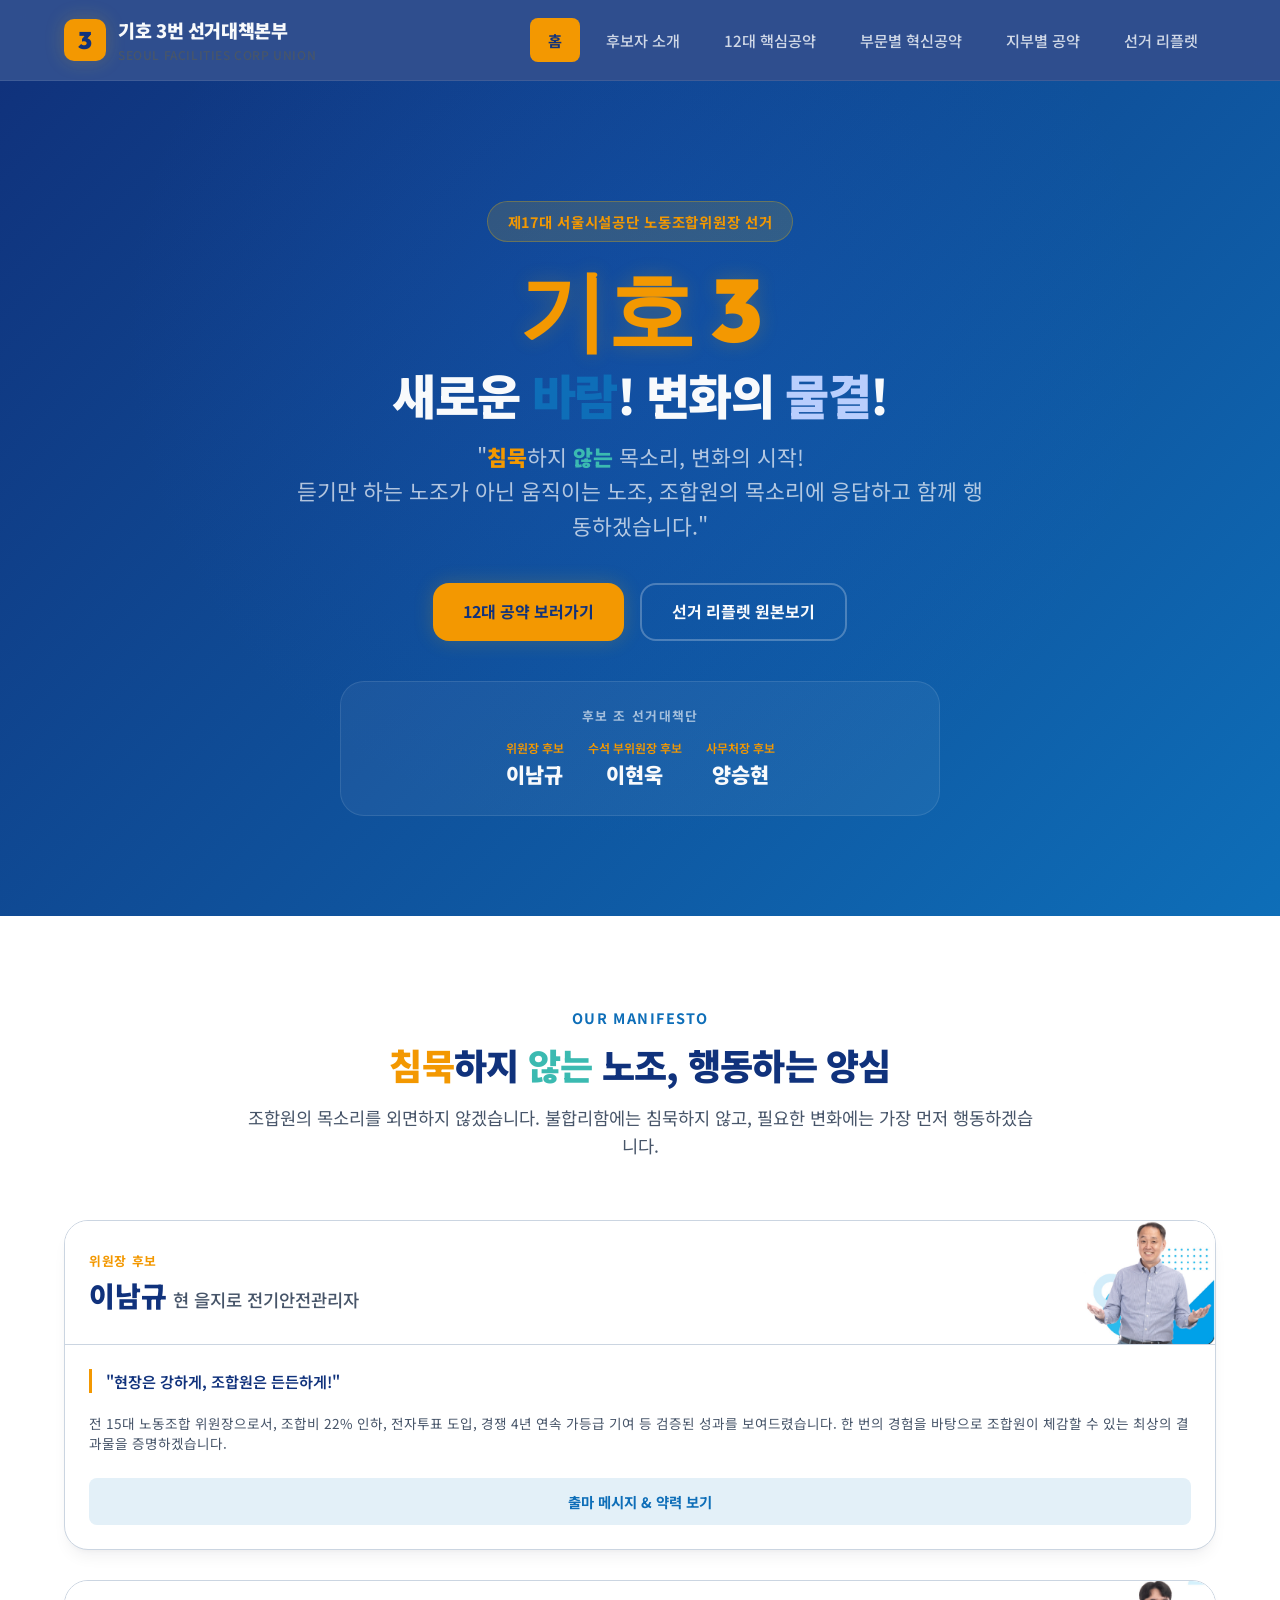
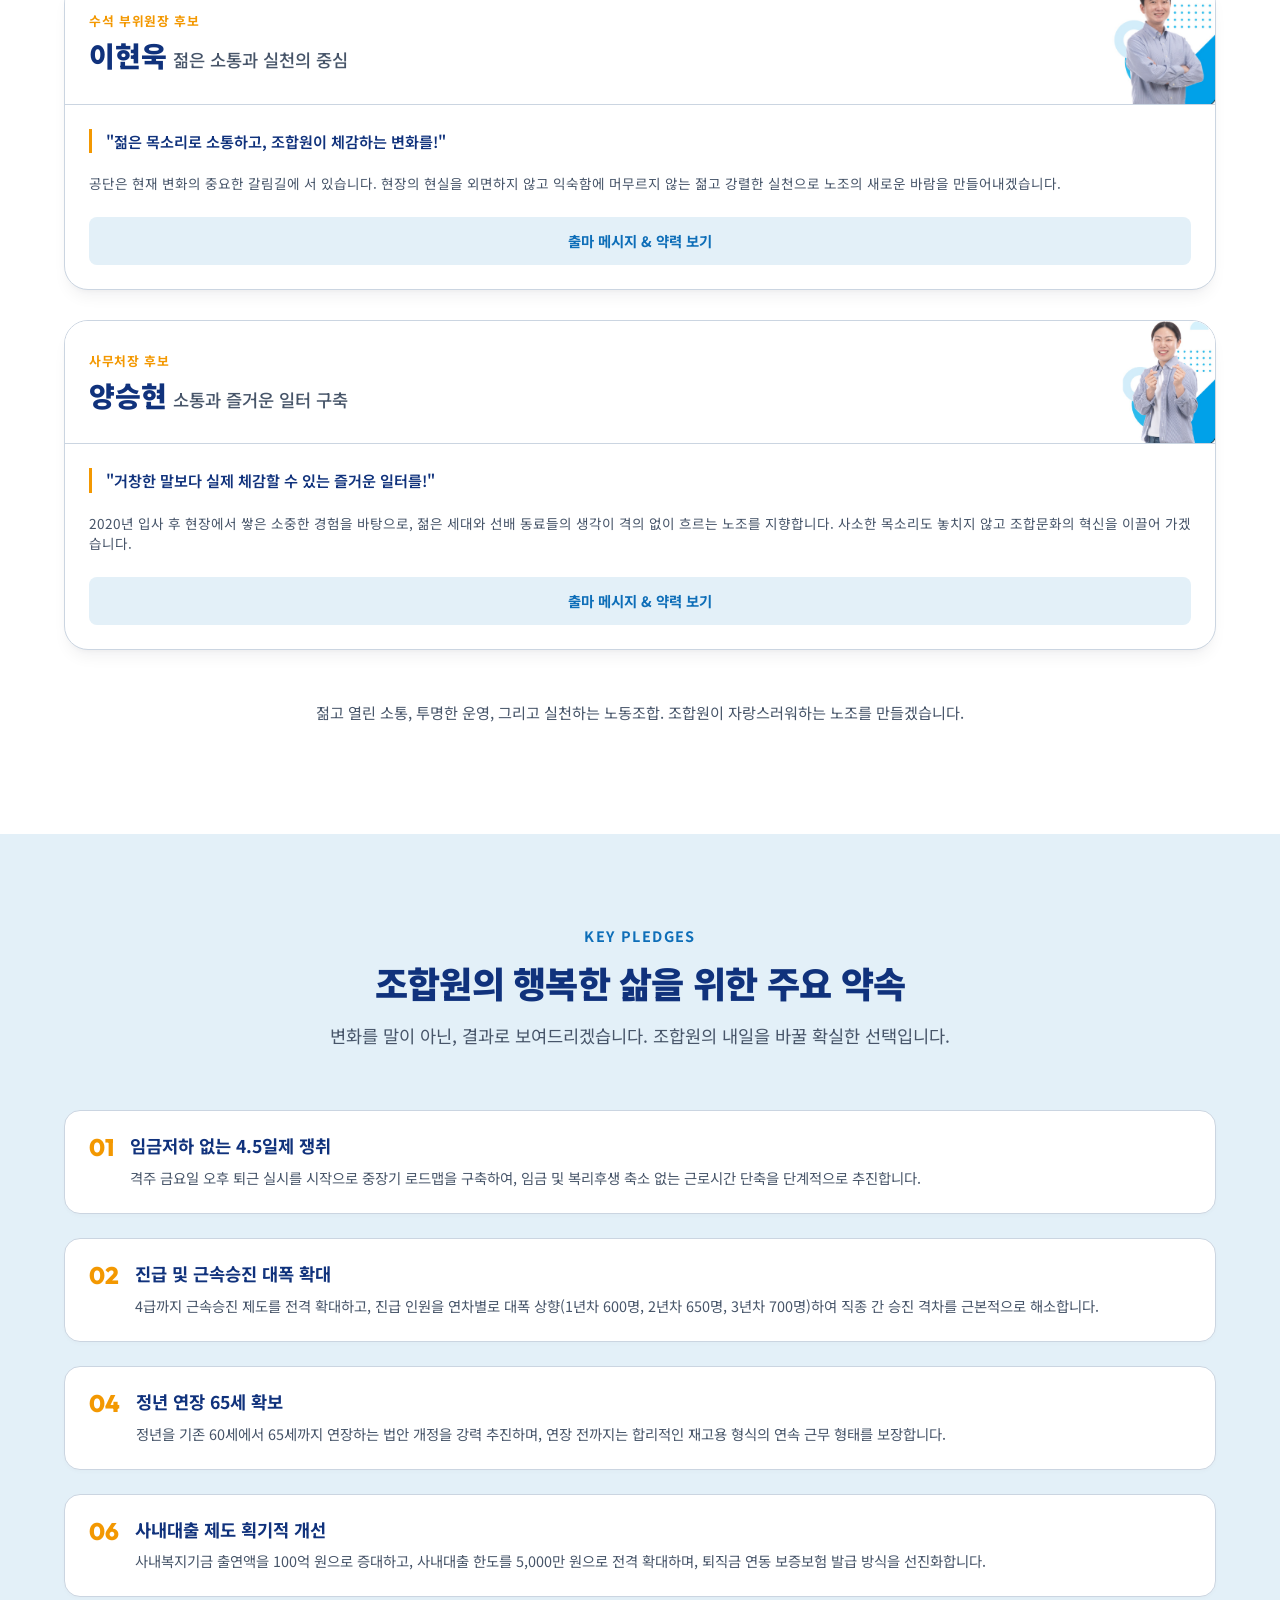
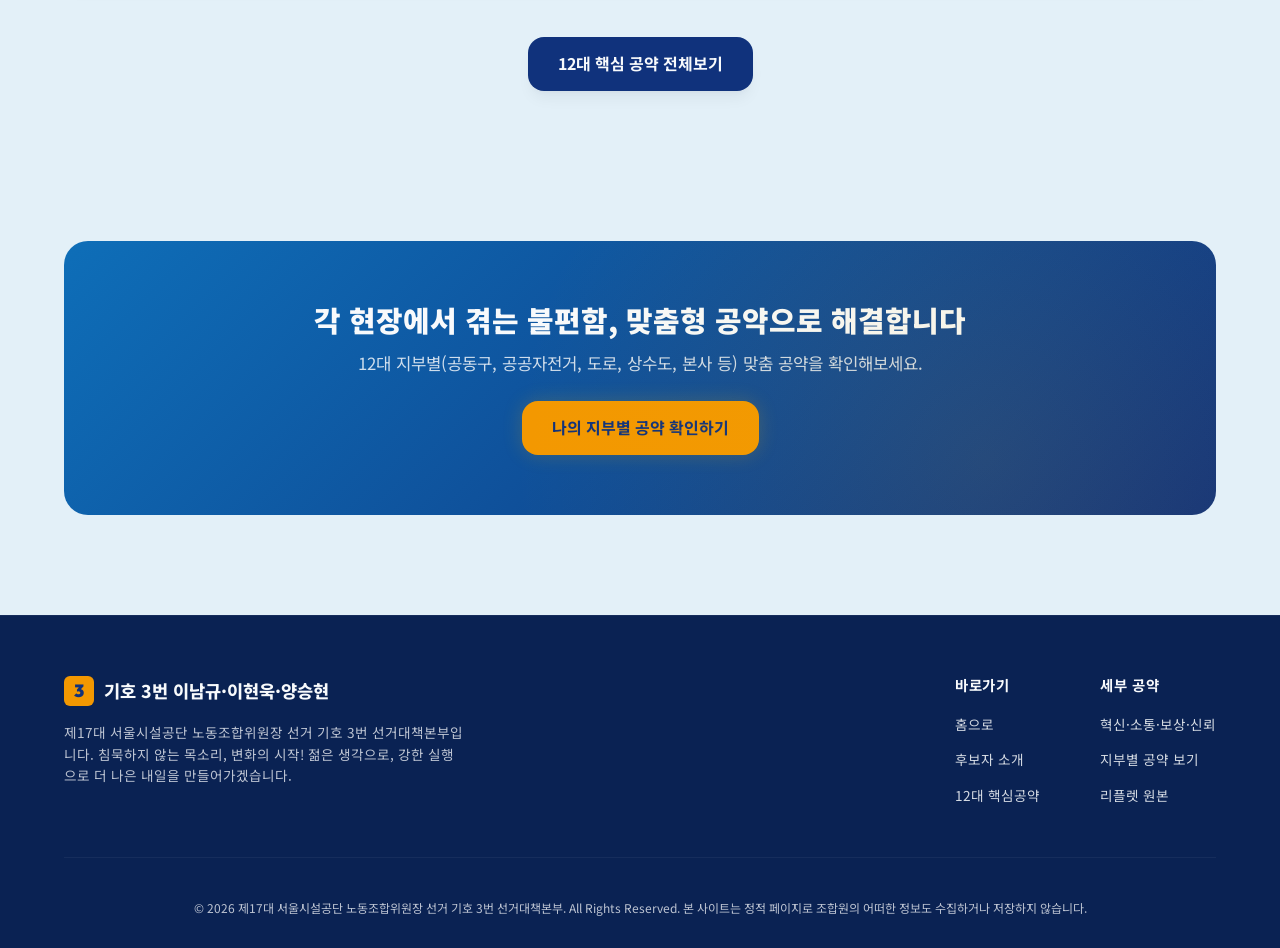
<file: index.html>
<!DOCTYPE html>
<html lang="ko">
<head>
    <meta charset="UTF-8">
    <meta name="viewport" content="width=device-width, initial-scale=1.0">
    <title>기호 3번 이남규·이현욱·양승현 | 제17대 서울시설공단 노동조합위원장 선거</title>
    <link rel="stylesheet" href="style.css">
</head>
<body>

    <!-- Header & Navigation -->
    <header class="site-header">
        <div class="container header-container">
            <a href="index.html" class="logo-link">
                <div class="logo-badge">3</div>
                <div class="logo-text">
                    <div class="logo-title">기호 3번 선거대책본부</div>
                    <div class="logo-subtitle">Seoul Facilities Corp Union</div>
                </div>
            </a>
            <button class="burger-menu" aria-label="메뉴 토글">
                <span></span>
                <span></span>
                <span></span>
            </button>
            <nav class="nav-menu">
                <a href="index.html" class="nav-link">홈</a>
                <a href="candidates.html" class="nav-link">후보자 소개</a>
                <a href="pledges.html" class="nav-link">12대 핵심공약</a>
                <a href="innovation.html" class="nav-link">부문별 혁신공약</a>
                <a href="branches.html" class="nav-link">지부별 공약</a>
                <a href="leaflet.html" class="nav-link">선거 리플렛</a>
            </nav>
        </div>
    </header>

    <!-- Hero Section -->
    <section class="hero-section">
        <div class="container animate-fade-in">
            <span class="hero-badge">제17대 서울시설공단 노동조합위원장 선거</span>
            <div class="hero-number-wrap">
                <span class="hero-symbol">기호 3</span>
            </div>
            <h1 class="hero-title">새로운 <span class="highlight-wind">바람</span>! 변화의 <span class="highlight-wave">물결</span>!</h1>
            <p class="hero-subtitle">
                "<span class="highlight-silence">침묵</span>하지 <span class="highlight-not">않는</span> 목소리, 변화의 시작!<br>
                듣기만 하는 노조가 아닌 움직이는 노조, 조합원의 목소리에 응답하고 함께 행동하겠습니다."
            </p>
            
            <div class="hero-ctas">
                <a href="pledges.html" class="btn btn-accent">12대 공약 보러가기</a>
                <a href="leaflet.html" class="btn btn-outline">선거 리플렛 원본보기</a>
            </div>

            <!-- Candidate Profile Grid -->
            <div class="candidate-badge-group">
                <p class="candidate-badge-title">후보 조 선거대책단</p>
                <div class="candidate-names">
                    <div class="candidate-name-item">
                        <span class="pos">위원장 후보</span>
                        <span class="name">이남규</span>
                    </div>
                    <div class="candidate-name-item">
                        <span class="pos">수석 부위원장 후보</span>
                        <span class="name">이현욱</span>
                    </div>
                    <div class="candidate-name-item">
                        <span class="pos">사무처장 후보</span>
                        <span class="name">양승현</span>
                    </div>
                </div>
            </div>
        </div>
    </section>

    <!-- Manifesto / Core Values -->
    <section class="section-padding bg-white-section">
        <div class="container">
            <div class="section-header">
                <span class="section-label">OUR MANIFESTO</span>
                <h2 class="section-title"><span class="highlight-silence">침묵</span>하지 <span class="highlight-not">않는</span> 노조, 행동하는 양심</h2>
                <p class="section-desc">조합원의 목소리를 외면하지 않겠습니다. 불합리함에는 침묵하지 않고, 필요한 변화에는 가장 먼저 행동하겠습니다.</p>
            </div>

            <div class="candidate-cards-grid">
                <!-- Candidate Card 1 -->
                <div class="candidate-card">
                    <div class="candidate-card-header img-bg-namgyu">
                        <p class="candidate-card-role">위원장 후보</p>
                        <h3 class="candidate-card-name">이남규<span>현 을지로 전기안전관리자</span></h3>
                    </div>
                    <div class="candidate-card-body">
                        <p class="candidate-quote">"현장은 강하게, 조합원은 든든하게!"</p>
                        <p class="candidate-mini-bio">
                            전 15대 노동조합 위원장으로서, 조합비 22% 인하, 전자투표 도입, 경쟁 4년 연속 가등급 기여 등 검증된 성과를 보여드렸습니다. 한 번의 경험을 바탕으로 조합원이 체감할 수 있는 최상의 결과물을 증명하겠습니다.
                        </p>
                        <a href="candidates.html#namgyu" class="candidate-link-btn">출마 메시지 & 약력 보기</a>
                    </div>
                </div>

                <!-- Candidate Card 2 -->
                <div class="candidate-card">
                    <div class="candidate-card-header img-bg-hyunwook">
                        <p class="candidate-card-role">수석 부위원장 후보</p>
                        <h3 class="candidate-card-name">이현욱<span>젊은 소통과 실천의 중심</span></h3>
                    </div>
                    <div class="candidate-card-body">
                        <p class="candidate-quote">"젊은 목소리로 소통하고, 조합원이 체감하는 변화를!"</p>
                        <p class="candidate-mini-bio">
                            공단은 현재 변화의 중요한 갈림길에 서 있습니다. 현장의 현실을 외면하지 않고 익숙함에 머무르지 않는 젊고 강렬한 실천으로 노조의 새로운 바람을 만들어내겠습니다.
                        </p>
                        <a href="candidates.html#hyunwook" class="candidate-link-btn">출마 메시지 & 약력 보기</a>
                    </div>
                </div>

                <!-- Candidate Card 3 -->
                <div class="candidate-card">
                    <div class="candidate-card-header img-bg-seunghyun">
                        <p class="candidate-card-role">사무처장 후보</p>
                        <h3 class="candidate-card-name">양승현<span>소통과 즐거운 일터 구축</span></h3>
                    </div>
                    <div class="candidate-card-body">
                        <p class="candidate-quote">"거창한 말보다 실제 체감할 수 있는 즐거운 일터를!"</p>
                        <p class="candidate-mini-bio">
                            2020년 입사 후 현장에서 쌓은 소중한 경험을 바탕으로, 젊은 세대와 선배 동료들의 생각이 격의 없이 흐르는 노조를 지향합니다. 사소한 목소리도 놓치지 않고 조합문화의 혁신을 이끌어 가겠습니다.
                        </p>
                        <a href="candidates.html#seunghyun" class="candidate-link-btn">출마 메시지 & 약력 보기</a>
                    </div>
                </div>
            </div>
            
            <div class="text-center">
                <p style="color: var(--text-muted); font-size: 0.95rem; margin-bottom: 20px;">젊고 열린 소통, 투명한 운영, 그리고 실천하는 노동조합. 조합원이 자랑스러워하는 노조를 만들겠습니다.</p>
            </div>
        </div>
    </section>

    <!-- Key Pledges Summary -->
    <section class="section-padding">
        <div class="container">
            <div class="section-header">
                <span class="section-label">KEY PLEDGES</span>
                <h2 class="section-title">조합원의 행복한 삶을 위한 주요 약속</h2>
                <p class="section-desc">변화를 말이 아닌, 결과로 보여드리겠습니다. 조합원의 내일을 바꿀 확실한 선택입니다.</p>
            </div>

            <div class="pledge-preview-grid">
                <div class="pledge-preview-card">
                    <div class="pledge-num">01</div>
                    <div>
                        <h3 class="pledge-preview-title">임금저하 없는 4.5일제 쟁취</h3>
                        <p class="pledge-preview-desc">격주 금요일 오후 퇴근 실시를 시작으로 중장기 로드맵을 구축하여, 임금 및 복리후생 축소 없는 근로시간 단축을 단계적으로 추진합니다.</p>
                    </div>
                </div>
                
                <div class="pledge-preview-card">
                    <div class="pledge-num">02</div>
                    <div>
                        <h3 class="pledge-preview-title">진급 및 근속승진 대폭 확대</h3>
                        <p class="pledge-preview-desc">4급까지 근속승진 제도를 전격 확대하고, 진급 인원을 연차별로 대폭 상향(1년차 600명, 2년차 650명, 3년차 700명)하여 직종 간 승진 격차를 근본적으로 해소합니다.</p>
                    </div>
                </div>

                <div class="pledge-preview-card">
                    <div class="pledge-num">04</div>
                    <div>
                        <h3 class="pledge-preview-title">정년 연장 65세 확보</h3>
                        <p class="pledge-preview-desc">정년을 기존 60세에서 65세까지 연장하는 법안 개정을 강력 추진하며, 연장 전까지는 합리적인 재고용 형식의 연속 근무 형태를 보장합니다.</p>
                    </div>
                </div>

                <div class="pledge-preview-card">
                    <div class="pledge-num">06</div>
                    <div>
                        <h3 class="pledge-preview-title">사내대출 제도 획기적 개선</h3>
                        <p class="pledge-preview-desc">사내복지기금 출연액을 100억 원으로 증대하고, 사내대출 한도를 5,000만 원으로 전격 확대하며, 퇴직금 연동 보증보험 발급 방식을 선진화합니다.</p>
                    </div>
                </div>
            </div>

            <div class="text-center">
                <a href="pledges.html" class="btn btn-primary">12대 핵심 공약 전체보기</a>
            </div>
        </div>
    </section>

    <!-- Branch Pledges CTA banner -->
    <section class="container mb-8">
        <div class="cta-banner">
            <h2 class="cta-title">각 현장에서 겪는 불편함, 맞춤형 공약으로 해결합니다</h2>
            <p class="cta-desc">12대 지부별(공동구, 공공자전거, 도로, 상수도, 본사 등) 맞춤 공약을 확인해보세요.</p>
            <a href="branches.html" class="btn btn-accent">나의 지부별 공약 확인하기</a>
        </div>
    </section>

    <!-- Footer -->
    <footer class="site-footer">
        <div class="container">
            <div class="footer-top">
                <div class="footer-info">
                    <div class="footer-logo">
                        <div class="footer-logo-badge">3</div>
                        <div class="footer-logo-text">기호 3번 이남규·이현욱·양승현</div>
                    </div>
                    <p class="footer-desc">제17대 서울시설공단 노동조합위원장 선거 기호 3번 선거대책본부입니다. 침묵하지 않는 목소리, 변화의 시작! 젊은 생각으로, 강한 실행으로 더 나은 내일을 만들어가겠습니다.</p>
                </div>
                <div class="footer-links-wrap">
                    <div class="footer-links-col">
                        <h6>바로가기</h6>
                        <ul class="footer-links">
                            <li><a href="index.html">홈으로</a></li>
                            <li><a href="candidates.html">후보자 소개</a></li>
                            <li><a href="pledges.html">12대 핵심공약</a></li>
                        </ul>
                    </div>
                    <div class="footer-links-col">
                        <h6>세부 공약</h6>
                        <ul class="footer-links">
                            <li><a href="innovation.html">혁신·소통·보상·신뢰</a></li>
                            <li><a href="branches.html">지부별 공약 보기</a></li>
                            <li><a href="leaflet.html">리플렛 원본</a></li>
                        </ul>
                    </div>
                </div>
            </div>
            <div class="footer-bottom">
                <p>&copy; 2026 제17대 서울시설공단 노동조합위원장 선거 기호 3번 선거대책본부. All Rights Reserved. 본 사이트는 정적 페이지로 조합원의 어떠한 정보도 수집하거나 저장하지 않습니다.</p>
            </div>
        </div>
    </footer>

    <script src="common.js"></script>
</body>
</html>
</file>
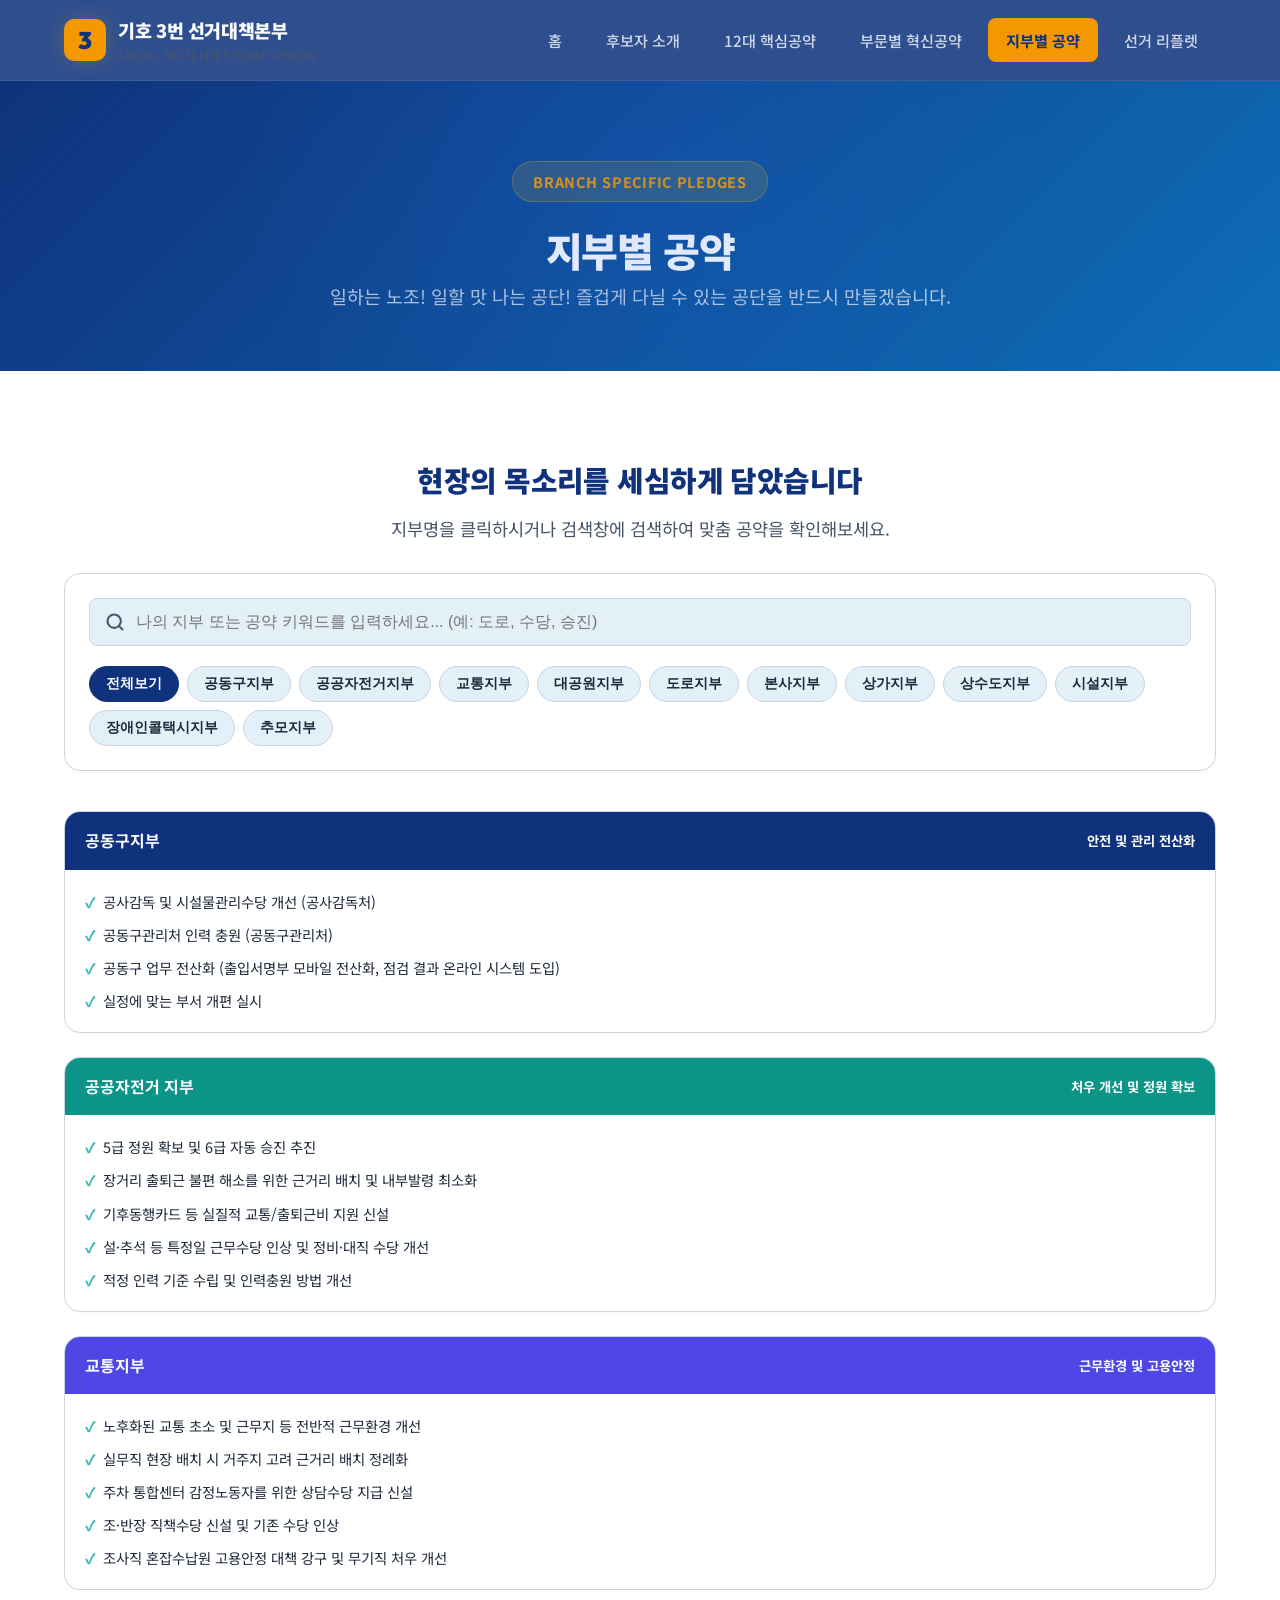
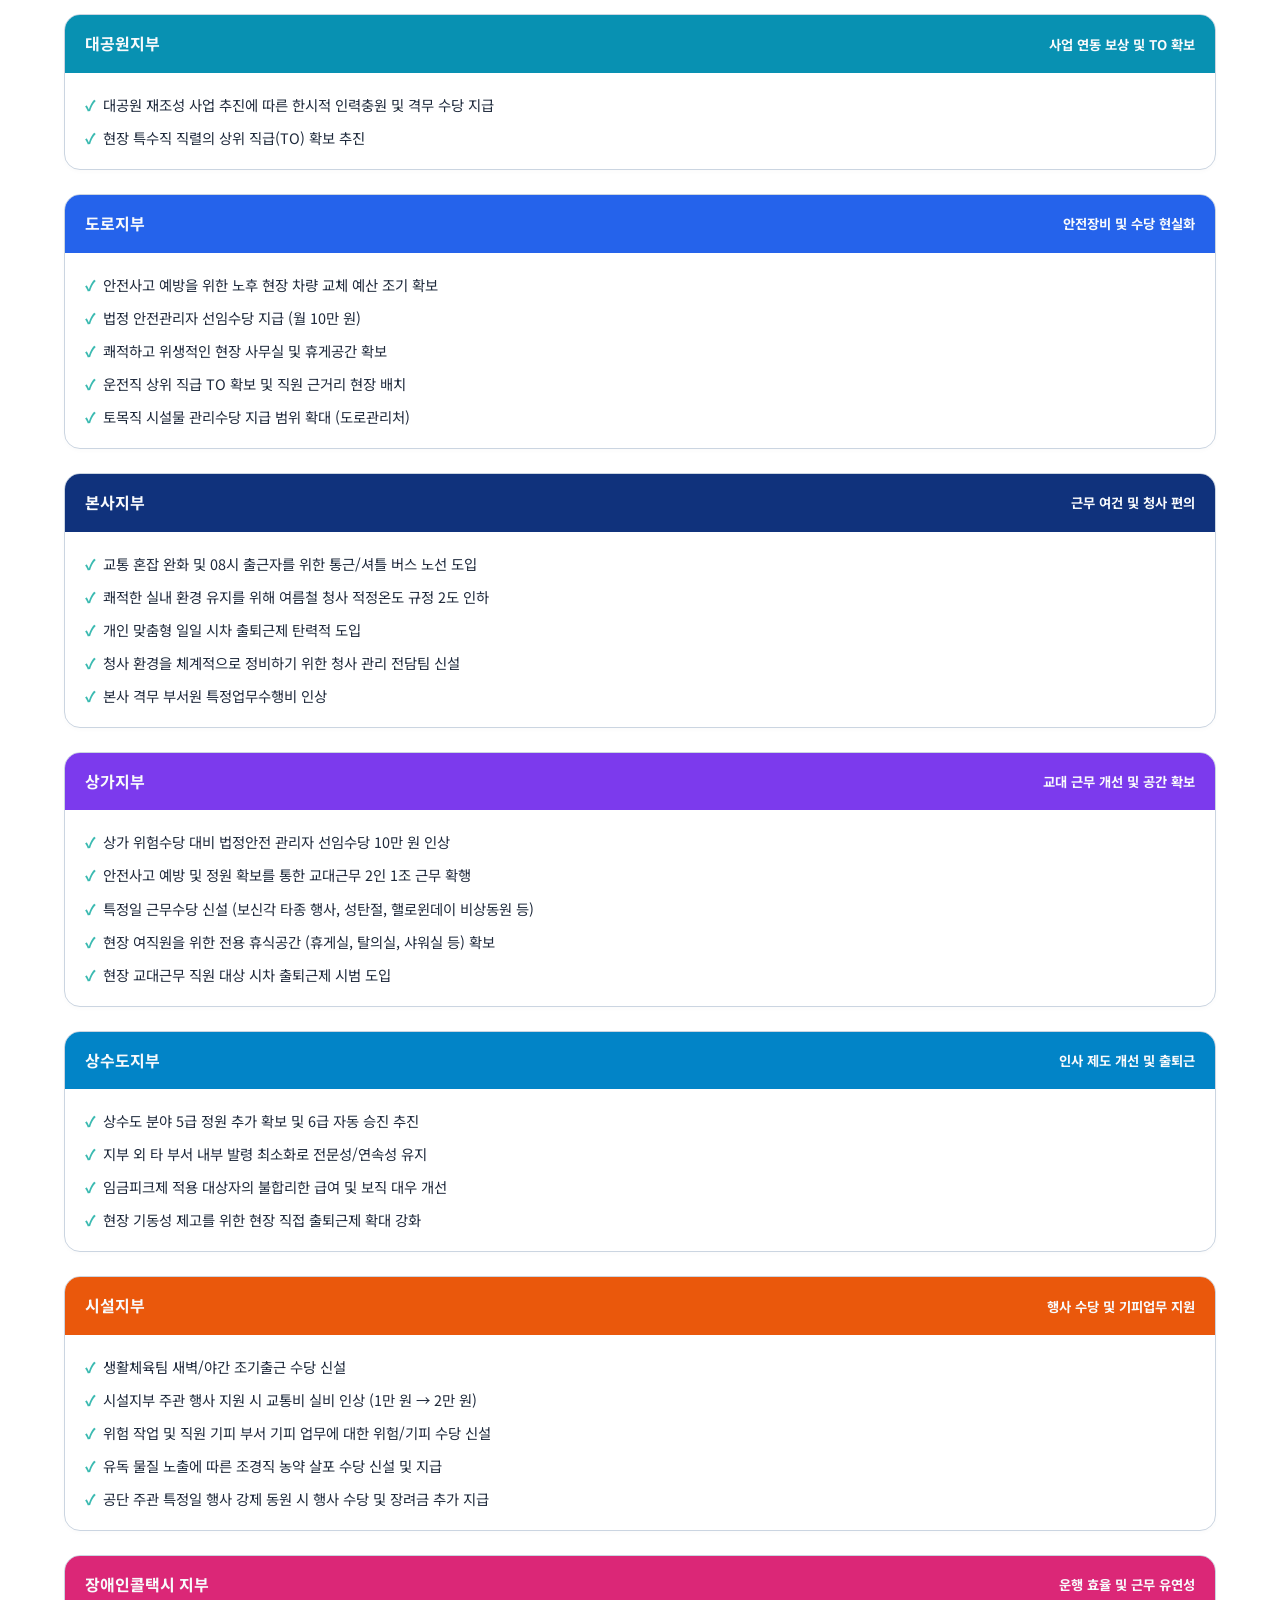
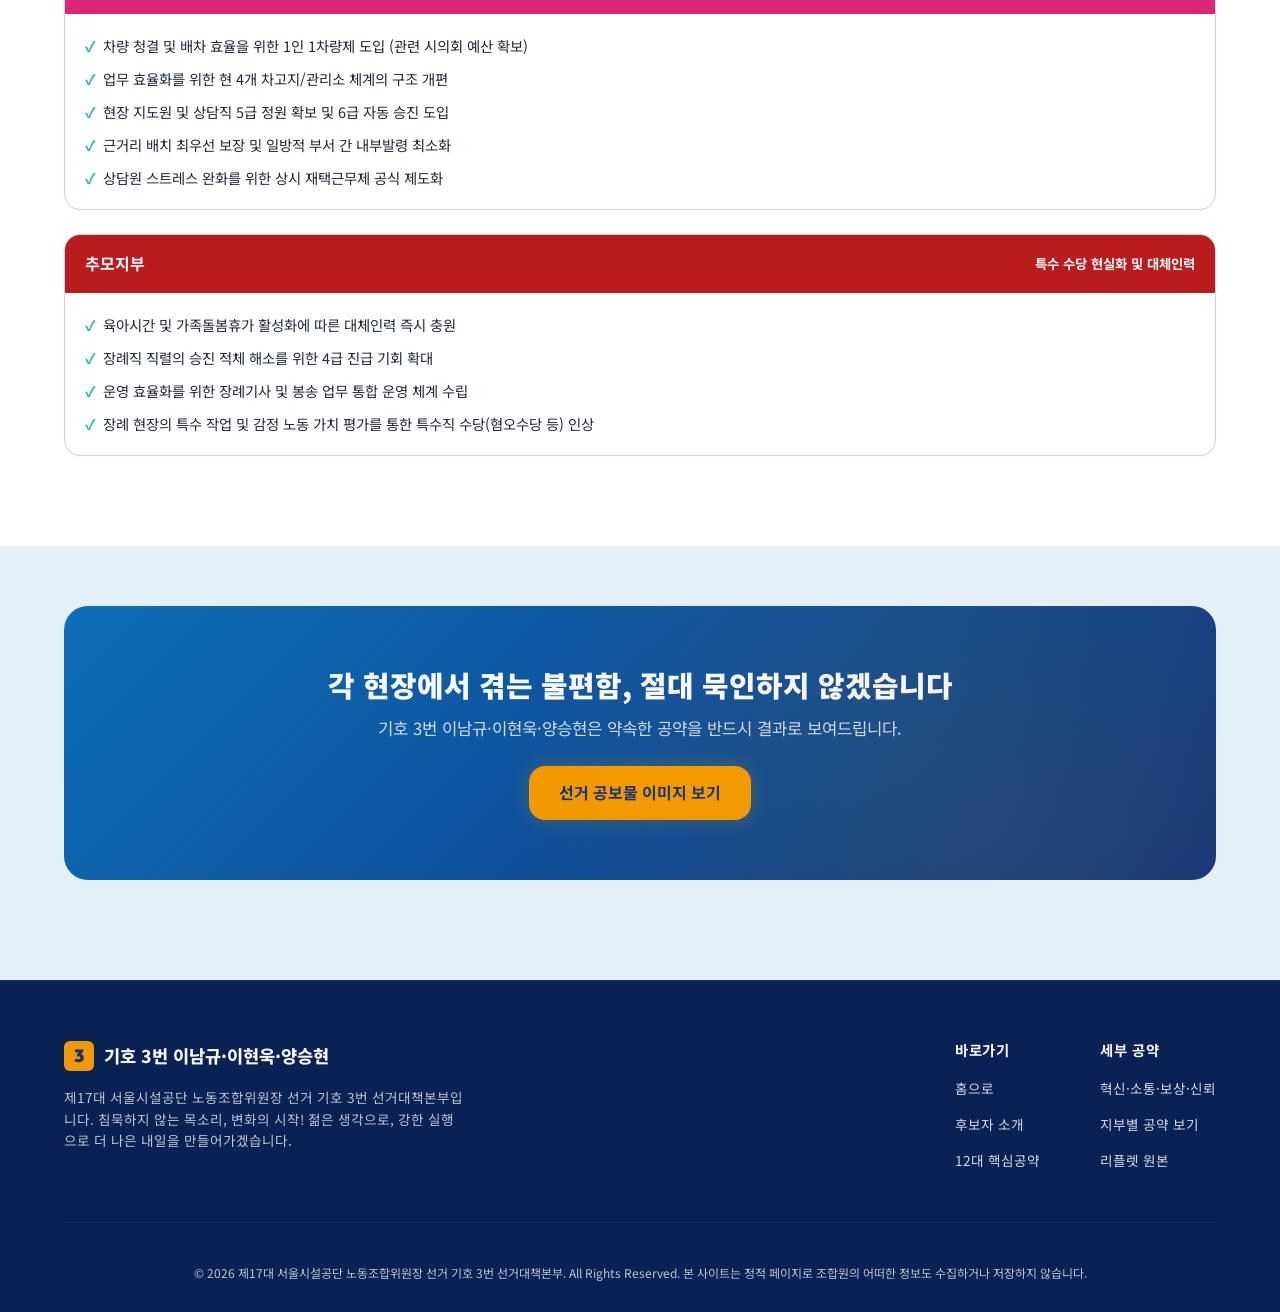
<file: branches.html>
<!DOCTYPE html>
<html lang="ko">
<head>
    <meta charset="UTF-8">
    <meta name="viewport" content="width=device-width, initial-scale=1.0">
    <title>지부별 공약 | 기호 3번 이남규·이현욱·양승현</title>
    <link rel="stylesheet" href="style.css">
</head>
<body>

    <!-- Header & Navigation -->
    <header class="site-header">
        <div class="container header-container">
            <a href="index.html" class="logo-link">
                <div class="logo-badge">3</div>
                <div class="logo-text">
                    <div class="logo-title">기호 3번 선거대책본부</div>
                    <div class="logo-subtitle">Seoul Facilities Corp Union</div>
                </div>
            </a>
            <button class="burger-menu" aria-label="메뉴 토글">
                <span></span>
                <span></span>
                <span></span>
            </button>
            <nav class="nav-menu">
                <a href="index.html" class="nav-link">홈</a>
                <a href="candidates.html" class="nav-link">후보자 소개</a>
                <a href="pledges.html" class="nav-link">12대 핵심공약</a>
                <a href="innovation.html" class="nav-link">부문별 혁신공약</a>
                <a href="branches.html" class="nav-link">지부별 공약</a>
                <a href="leaflet.html" class="nav-link">선거 리플렛</a>
            </nav>
        </div>
    </header>

    <!-- Sub Page Header -->
    <section class="hero-section" style="padding: 80px 0 60px;">
        <div class="container">
            <span class="hero-badge">BRANCH SPECIFIC PLEDGES</span>
            <h1 class="hero-title" style="font-size: 2.5rem; margin-bottom: 8px;">지부별 공약</h1>
            <p class="hero-subtitle" style="font-size: 1.15rem; margin-bottom: 0;">
                일하는 노조! 일할 맛 나는 공단! 즐겁게 다닐 수 있는 공단을 반드시 만들겠습니다.
            </p>
        </div>
    </section>

    <!-- Branches Content & Interactive Filter -->
    <section class="section-padding bg-white-section">
        <div class="container">
            <div class="section-header" style="margin-bottom: 30px;">
                <h2 class="section-title" style="font-size: 1.8rem;">현장의 목소리를 세심하게 담았습니다</h2>
                <p class="section-desc">지부명을 클릭하시거나 검색창에 검색하여 맞춤 공약을 확인해보세요.</p>
            </div>

            <!-- Search and Chips Filter -->
            <div class="search-filter-container">
                <div class="search-input-wrap">
                    <svg class="search-icon" width="20" height="20" viewBox="0 0 24 24" fill="none" stroke="currentColor" stroke-width="2.5" stroke-linecap="round" stroke-linejoin="round">
                        <circle cx="11" cy="11" r="8"></circle>
                        <line x1="21" y1="21" x2="16.65" y2="16.65"></line>
                    </svg>
                    <input type="text" id="branch-search" class="search-input" placeholder="나의 지부 또는 공약 키워드를 입력하세요... (예: 도로, 수당, 승진)">
                </div>

                <div class="branch-chips-grid">
                    <button class="branch-chip active" data-filter="all">전체보기</button>
                    <button class="branch-chip" data-filter="공동구">공동구지부</button>
                    <button class="branch-chip" data-filter="공공자전거">공공자전거지부</button>
                    <button class="branch-chip" data-filter="교통">교통지부</button>
                    <button class="branch-chip" data-filter="대공원">대공원지부</button>
                    <button class="branch-chip" data-filter="도로">도로지부</button>
                    <button class="branch-chip" data-filter="본사">본사지부</button>
                    <button class="branch-chip" data-filter="상가">상가지부</button>
                    <button class="branch-chip" data-filter="상수도">상수도지부</button>
                    <button class="branch-chip" data-filter="시설">시설지부</button>
                    <button class="branch-chip" data-filter="장애인콜택시">장애인콜택시지부</button>
                    <button class="branch-chip" data-filter="추모">추모지부</button>
                </div>
            </div>

            <!-- Branch Pledges Cards Grid -->
            <div class="branch-pledge-list" id="branch-grid">
                
                <!-- 공동구지부 -->
                <div class="branch-pledge-card" data-branch="공동구">
                    <div class="branch-pledge-head">
                        <span>공동구지부</span>
                        <small>안전 및 관리 전산화</small>
                    </div>
                    <div class="branch-pledge-body">
                        <ul class="branch-items">
                            <li>공사감독 및 시설물관리수당 개선 (공사감독처)</li>
                            <li>공동구관리처 인력 충원 (공동구관리처)</li>
                            <li>공동구 업무 전산화 (출입서명부 모바일 전산화, 점검 결과 온라인 시스템 도입)</li>
                            <li>실정에 맞는 부서 개편 실시</li>
                        </ul>
                    </div>
                </div>

                <!-- 공공자전거 지부 -->
                <div class="branch-pledge-card" data-branch="공공자전거">
                    <div class="branch-pledge-head" style="background-color: #0d9488;">
                        <span>공공자전거 지부</span>
                        <small>처우 개선 및 정원 확보</small>
                    </div>
                    <div class="branch-pledge-body">
                        <ul class="branch-items">
                            <li>5급 정원 확보 및 6급 자동 승진 추진</li>
                            <li>장거리 출퇴근 불편 해소를 위한 근거리 배치 및 내부발령 최소화</li>
                            <li>기후동행카드 등 실질적 교통/출퇴근비 지원 신설</li>
                            <li>설·추석 등 특정일 근무수당 인상 및 정비·대직 수당 개선</li>
                            <li>적정 인력 기준 수립 및 인력충원 방법 개선</li>
                        </ul>
                    </div>
                </div>

                <!-- 교통지부 -->
                <div class="branch-pledge-card" data-branch="교통">
                    <div class="branch-pledge-head" style="background-color: #4f46e5;">
                        <span>교통지부</span>
                        <small>근무환경 및 고용안정</small>
                    </div>
                    <div class="branch-pledge-body">
                        <ul class="branch-items">
                            <li>노후화된 교통 초소 및 근무지 등 전반적 근무환경 개선</li>
                            <li>실무직 현장 배치 시 거주지 고려 근거리 배치 정례화</li>
                            <li>주차 통합센터 감정노동자를 위한 상담수당 지급 신설</li>
                            <li>조·반장 직책수당 신설 및 기존 수당 인상</li>
                            <li>조사직 혼잡수납원 고용안정 대책 강구 및 무기직 처우 개선</li>
                        </ul>
                    </div>
                </div>

                <!-- 대공원지부 -->
                <div class="branch-pledge-card" data-branch="대공원">
                    <div class="branch-pledge-head" style="background-color: #0891b2;">
                        <span>대공원지부</span>
                        <small>사업 연동 보상 및 TO 확보</small>
                    </div>
                    <div class="branch-pledge-body">
                        <ul class="branch-items">
                            <li>대공원 재조성 사업 추진에 따른 한시적 인력충원 및 격무 수당 지급</li>
                            <li>현장 특수직 직렬의 상위 직급(TO) 확보 추진</li>
                        </ul>
                    </div>
                </div>

                <!-- 도로지부 -->
                <div class="branch-pledge-card" data-branch="도로">
                    <div class="branch-pledge-head" style="background-color: #2563eb;">
                        <span>도로지부</span>
                        <small>안전장비 및 수당 현실화</small>
                    </div>
                    <div class="branch-pledge-body">
                        <ul class="branch-items">
                            <li>안전사고 예방을 위한 노후 현장 차량 교체 예산 조기 확보</li>
                            <li>법정 안전관리자 선임수당 지급 (월 10만 원)</li>
                            <li>쾌적하고 위생적인 현장 사무실 및 휴게공간 확보</li>
                            <li>운전직 상위 직급 TO 확보 및 직원 근거리 현장 배치</li>
                            <li>토목직 시설물 관리수당 지급 범위 확대 (도로관리처)</li>
                        </ul>
                    </div>
                </div>

                <!-- 본사지부 -->
                <div class="branch-pledge-card" data-branch="본사">
                    <div class="branch-pledge-head" style="background-color: #10327c;">
                        <span>본사지부</span>
                        <small>근무 여건 및 청사 편의</small>
                    </div>
                    <div class="branch-pledge-body">
                        <ul class="branch-items">
                            <li>교통 혼잡 완화 및 08시 출근자를 위한 통근/셔틀 버스 노선 도입</li>
                            <li>쾌적한 실내 환경 유지를 위해 여름철 청사 적정온도 규정 2도 인하</li>
                            <li>개인 맞춤형 일일 시차 출퇴근제 탄력적 도입</li>
                            <li>청사 환경을 체계적으로 정비하기 위한 청사 관리 전담팀 신설</li>
                            <li>본사 격무 부서원 특정업무수행비 인상</li>
                        </ul>
                    </div>
                </div>

                <!-- 상가지부 -->
                <div class="branch-pledge-card" data-branch="상가">
                    <div class="branch-pledge-head" style="background-color: #7c3aed;">
                        <span>상가지부</span>
                        <small>교대 근무 개선 및 공간 확보</small>
                    </div>
                    <div class="branch-pledge-body">
                        <ul class="branch-items">
                            <li>상가 위험수당 대비 법정안전 관리자 선임수당 10만 원 인상</li>
                            <li>안전사고 예방 및 정원 확보를 통한 교대근무 2인 1조 근무 확행</li>
                            <li>특정일 근무수당 신설 (보신각 타종 행사, 성탄절, 핼로윈데이 비상동원 등)</li>
                            <li>현장 여직원을 위한 전용 휴식공간 (휴게실, 탈의실, 샤워실 등) 확보</li>
                            <li>현장 교대근무 직원 대상 시차 출퇴근제 시범 도입</li>
                        </ul>
                    </div>
                </div>

                <!-- 상수도지부 -->
                <div class="branch-pledge-card" data-branch="상수도">
                    <div class="branch-pledge-head" style="background-color: #0284c7;">
                        <span>상수도지부</span>
                        <small>인사 제도 개선 및 출퇴근</small>
                    </div>
                    <div class="branch-pledge-body">
                        <ul class="branch-items">
                            <li>상수도 분야 5급 정원 추가 확보 및 6급 자동 승진 추진</li>
                            <li>지부 외 타 부서 내부 발령 최소화로 전문성/연속성 유지</li>
                            <li>임금피크제 적용 대상자의 불합리한 급여 및 보직 대우 개선</li>
                            <li>현장 기동성 제고를 위한 현장 직접 출퇴근제 확대 강화</li>
                        </ul>
                    </div>
                </div>

                <!-- 시설지부 -->
                <div class="branch-pledge-card" data-branch="시설">
                    <div class="branch-pledge-head" style="background-color: #ea580c;">
                        <span>시설지부</span>
                        <small>행사 수당 및 기피업무 지원</small>
                    </div>
                    <div class="branch-pledge-body">
                        <ul class="branch-items">
                            <li>생활체육팀 새벽/야간 조기출근 수당 신설</li>
                            <li>시설지부 주관 행사 지원 시 교통비 실비 인상 (1만 원 → 2만 원)</li>
                            <li>위험 작업 및 직원 기피 부서 기피 업무에 대한 위험/기피 수당 신설</li>
                            <li>유독 물질 노출에 따른 조경직 농약 살포 수당 신설 및 지급</li>
                            <li>공단 주관 특정일 행사 강제 동원 시 행사 수당 및 장려금 추가 지급</li>
                        </ul>
                    </div>
                </div>

                <!-- 장애인콜택시 지부 -->
                <div class="branch-pledge-card" data-branch="장애인콜택시">
                    <div class="branch-pledge-head" style="background-color: #db2777;">
                        <span>장애인콜택시 지부</span>
                        <small>운행 효율 및 근무 유연성</small>
                    </div>
                    <div class="branch-pledge-body">
                        <ul class="branch-items">
                            <li>차량 청결 및 배차 효율을 위한 1인 1차량제 도입 (관련 시의회 예산 확보)</li>
                            <li>업무 효율화를 위한 현 4개 차고지/관리소 체계의 구조 개편</li>
                            <li>현장 지도원 및 상담직 5급 정원 확보 및 6급 자동 승진 도입</li>
                            <li>근거리 배치 최우선 보장 및 일방적 부서 간 내부발령 최소화</li>
                            <li>상담원 스트레스 완화를 위한 상시 재택근무제 공식 제도화</li>
                        </ul>
                    </div>
                </div>

                <!-- 추모지부 -->
                <div class="branch-pledge-card" data-branch="추모">
                    <div class="branch-pledge-head" style="background-color: #b91c1c;">
                        <span>추모지부</span>
                        <small>특수 수당 현실화 및 대체인력</small>
                    </div>
                    <div class="branch-pledge-body">
                        <ul class="branch-items">
                            <li>육아시간 및 가족돌봄휴가 활성화에 따른 대체인력 즉시 충원</li>
                            <li>장례직 직렬의 승진 적체 해소를 위한 4급 진급 기회 확대</li>
                            <li>운영 효율화를 위한 장례기사 및 봉송 업무 통합 운영 체계 수립</li>
                            <li>장례 현장의 특수 작업 및 감정 노동 가치 평가를 통한 특수직 수당(혐오수당 등) 인상</li>
                        </ul>
                    </div>
                </div>

            </div>
            
            <div class="text-center" id="no-results-msg" style="display: none; padding: 40px; color: var(--text-muted);">
                <p style="font-size: 1.1rem; font-weight: 600;">검색 결과가 없습니다.</p>
                <p style="font-size: 0.9rem; margin-top: 8px;">검색어나 지부명을 다시 확인해보세요.</p>
            </div>
        </div>
    </section>

    <!-- Bottom Message Banner -->
    <section class="container mb-8">
        <div class="cta-banner">
            <h2 class="cta-title">각 현장에서 겪는 불편함, 절대 묵인하지 않겠습니다</h2>
            <p class="cta-desc">기호 3번 이남규·이현욱·양승현은 약속한 공약을 반드시 결과로 보여드립니다.</p>
            <a href="leaflet.html" class="btn btn-accent">선거 공보물 이미지 보기</a>
        </div>
    </section>

    <!-- Footer -->
    <footer class="site-footer">
        <div class="container">
            <div class="footer-top">
                <div class="footer-info">
                    <div class="footer-logo">
                        <div class="footer-logo-badge">3</div>
                        <div class="footer-logo-text">기호 3번 이남규·이현욱·양승현</div>
                    </div>
                    <p class="footer-desc">제17대 서울시설공단 노동조합위원장 선거 기호 3번 선거대책본부입니다. 침묵하지 않는 목소리, 변화의 시작! 젊은 생각으로, 강한 실행으로 더 나은 내일을 만들어가겠습니다.</p>
                </div>
                <div class="footer-links-wrap">
                    <div class="footer-links-col">
                        <h6>바로가기</h6>
                        <ul class="footer-links">
                            <li><a href="index.html">홈으로</a></li>
                            <li><a href="candidates.html">후보자 소개</a></li>
                            <li><a href="pledges.html">12대 핵심공약</a></li>
                        </ul>
                    </div>
                    <div class="footer-links-col">
                        <h6>세부 공약</h6>
                        <ul class="footer-links">
                            <li><a href="innovation.html">혁신·소통·보상·신뢰</a></li>
                            <li><a href="branches.html">지부별 공약 보기</a></li>
                            <li><a href="leaflet.html">리플렛 원본</a></li>
                        </ul>
                    </div>
                </div>
            </div>
            <div class="footer-bottom">
                <p>&copy; 2026 제17대 서울시설공단 노동조합위원장 선거 기호 3번 선거대책본부. All Rights Reserved. 본 사이트는 정적 페이지로 조합원의 어떠한 정보도 수집하거나 저장하지 않습니다.</p>
            </div>
        </div>
    </footer>

    <script src="common.js"></script>
    <script>
        document.addEventListener('DOMContentLoaded', () => {
            const searchInput = document.getElementById('branch-search');
            const chips = document.querySelectorAll('.branch-chip');
            const cards = document.querySelectorAll('.branch-pledge-card');
            const noResults = document.getElementById('no-results-msg');
            
            let currentFilter = 'all';
            let searchQuery = '';

            // Handle chips click
            chips.forEach(chip => {
                chip.addEventListener('click', () => {
                    chips.forEach(c => c.classList.remove('active'));
                    chip.classList.add('active');
                    currentFilter = chip.getAttribute('data-filter');
                    filterCards();
                });
            });

            // Handle search input
            searchInput.addEventListener('input', (e) => {
                searchQuery = e.target.value.trim().toLowerCase();
                filterCards();
            });

            function filterCards() {
                let visibleCount = 0;
                
                cards.forEach(card => {
                    const branchName = card.getAttribute('data-branch');
                    const cardText = card.textContent.toLowerCase();
                    
                    // Filter match check
                    const matchesFilter = (currentFilter === 'all' || branchName === currentFilter);
                    const matchesSearch = (searchQuery === '' || cardText.includes(searchQuery));

                    if (matchesFilter && matchesSearch) {
                        card.style.display = 'block';
                        card.style.animation = 'fadeIn 0.3s ease-out forwards';
                        visibleCount++;
                    } else {
                        card.style.display = 'none';
                    }
                });

                if (visibleCount === 0) {
                    noResults.style.display = 'block';
                } else {
                    noResults.style.display = 'none';
                }
            }
        });
    </script>
</body>
</html>
</file>
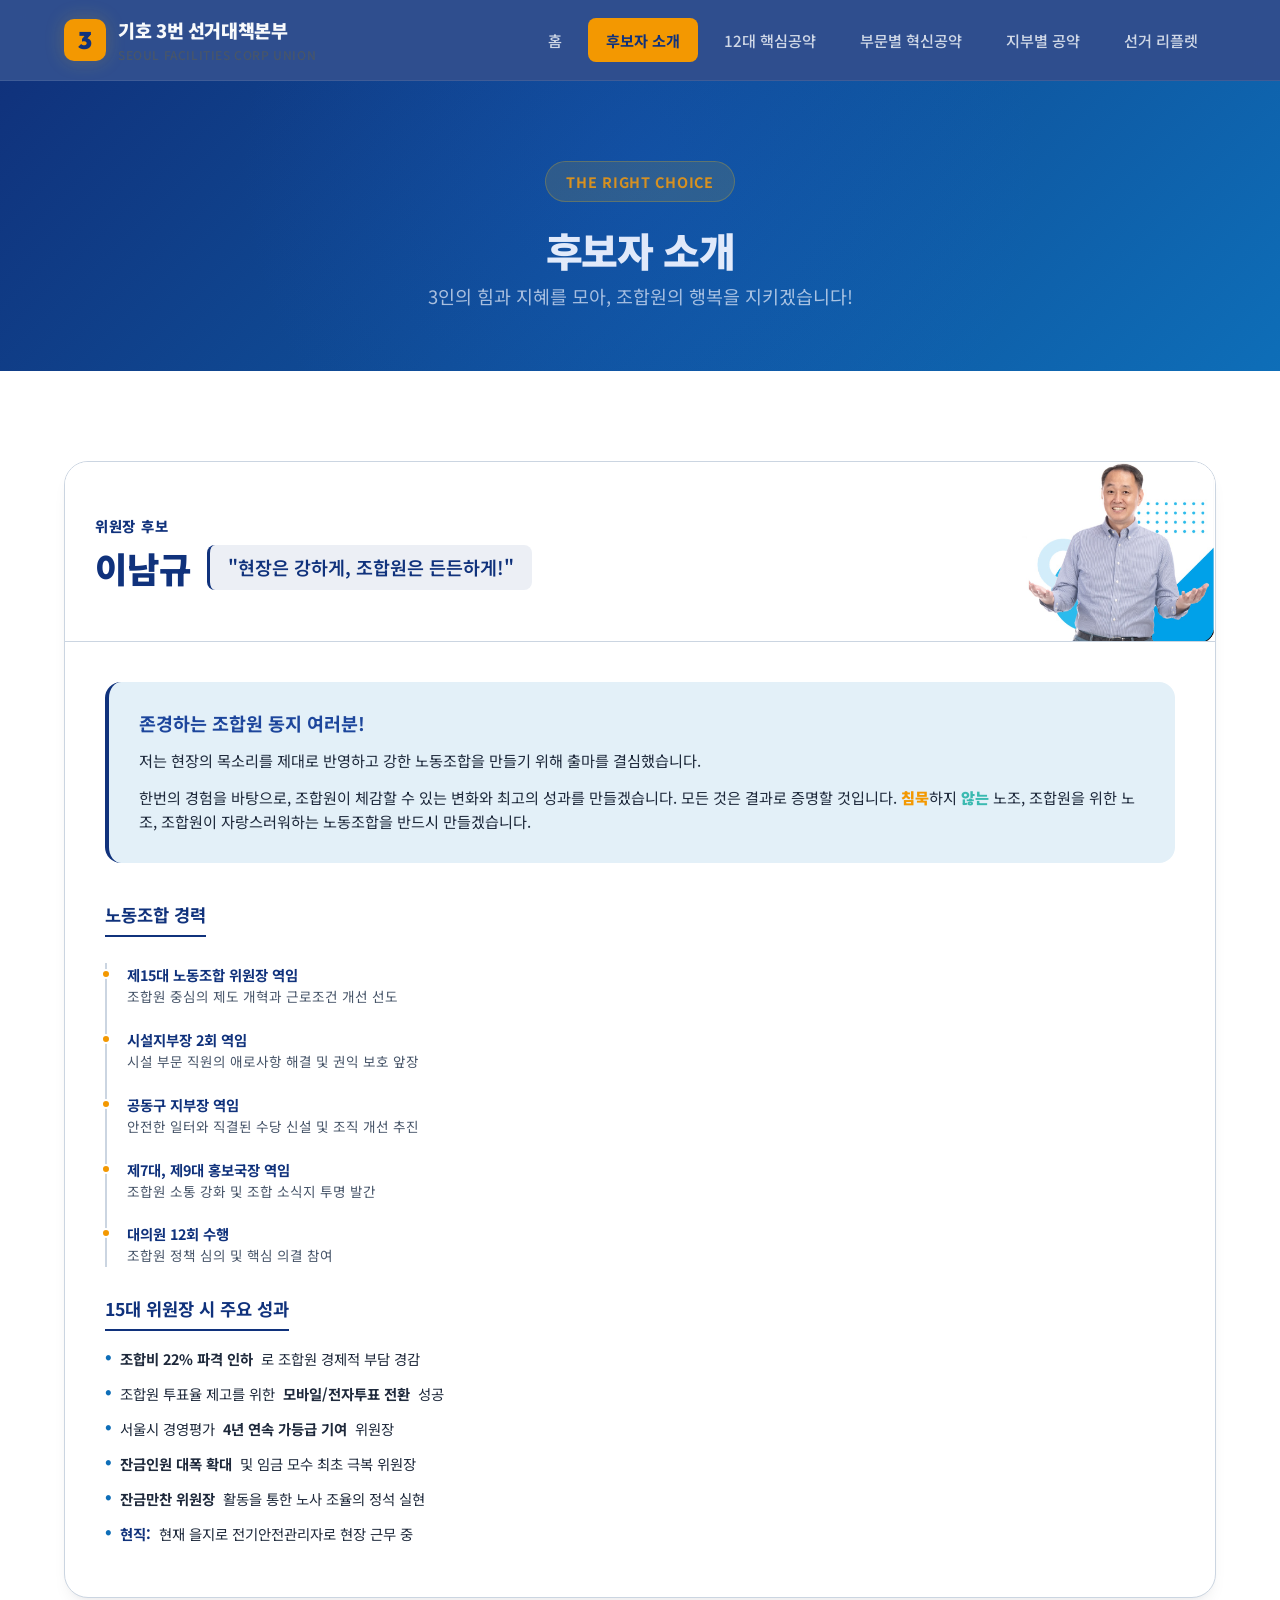
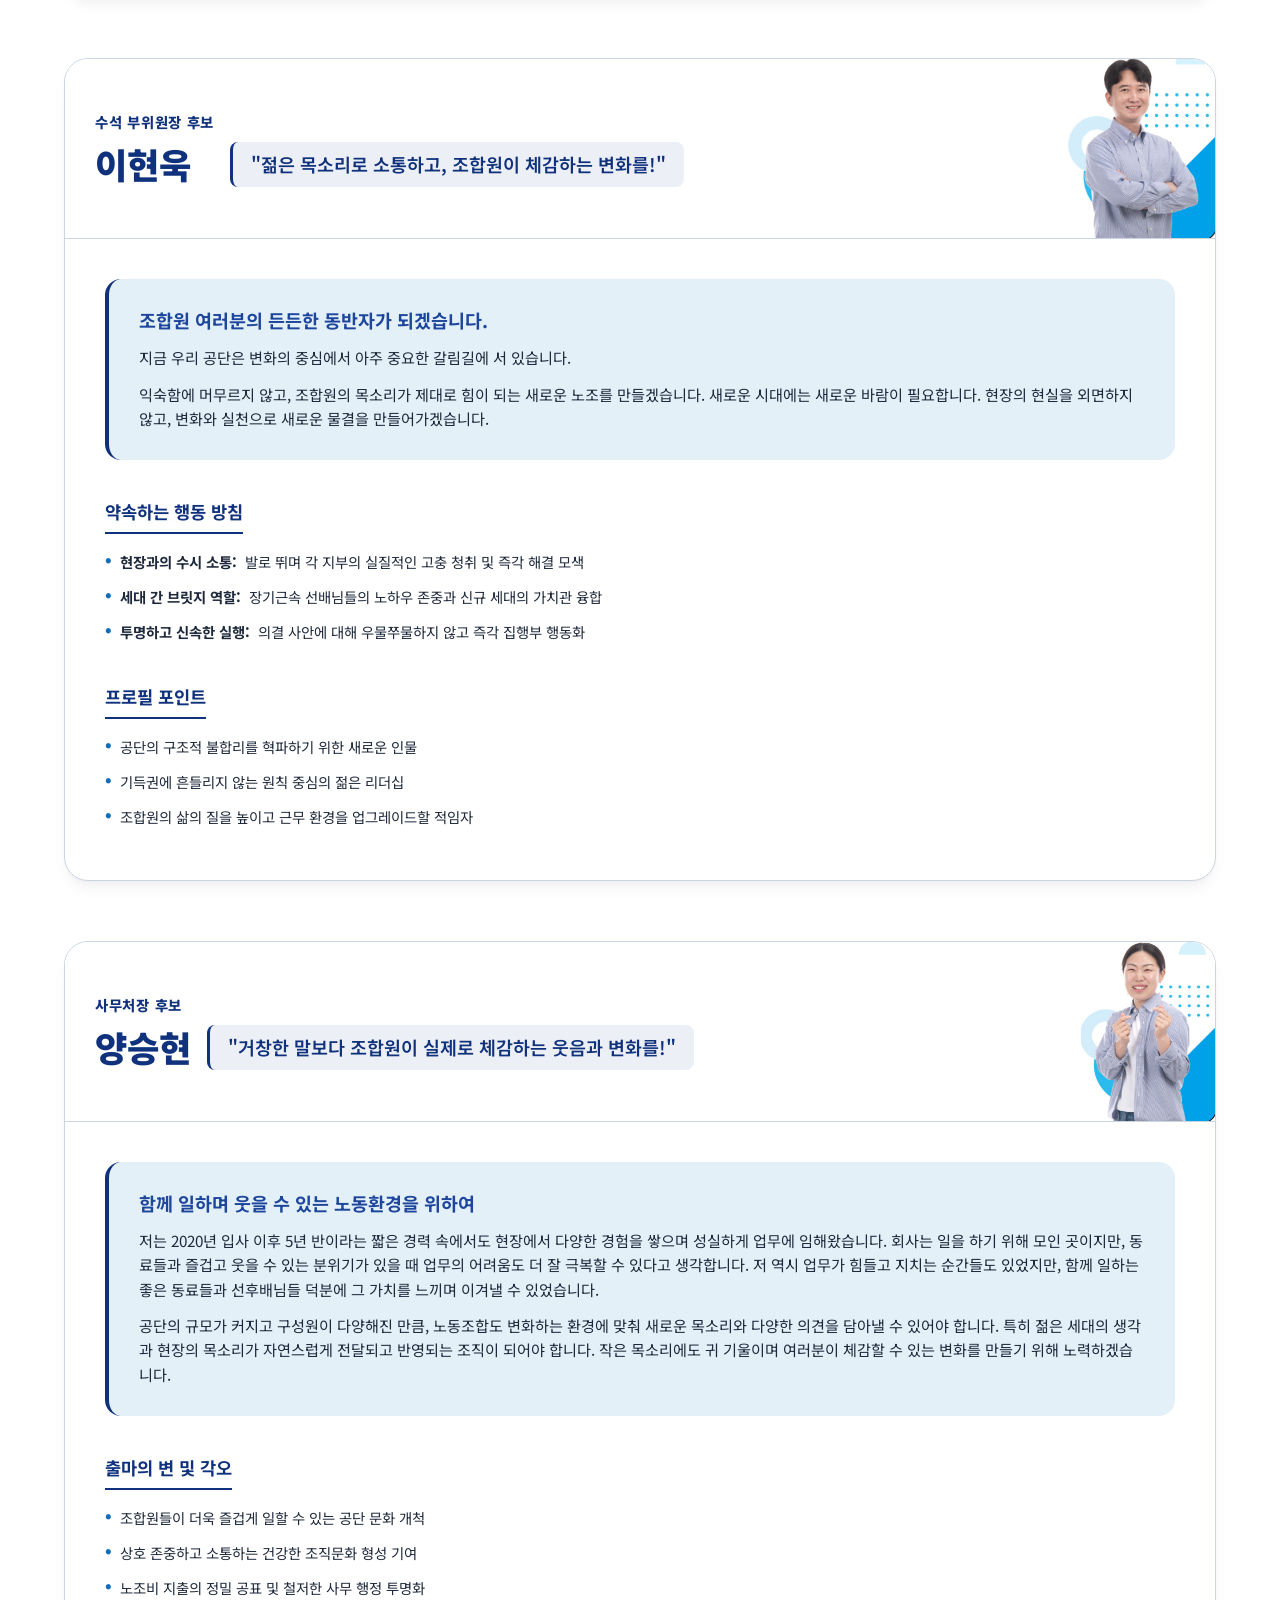
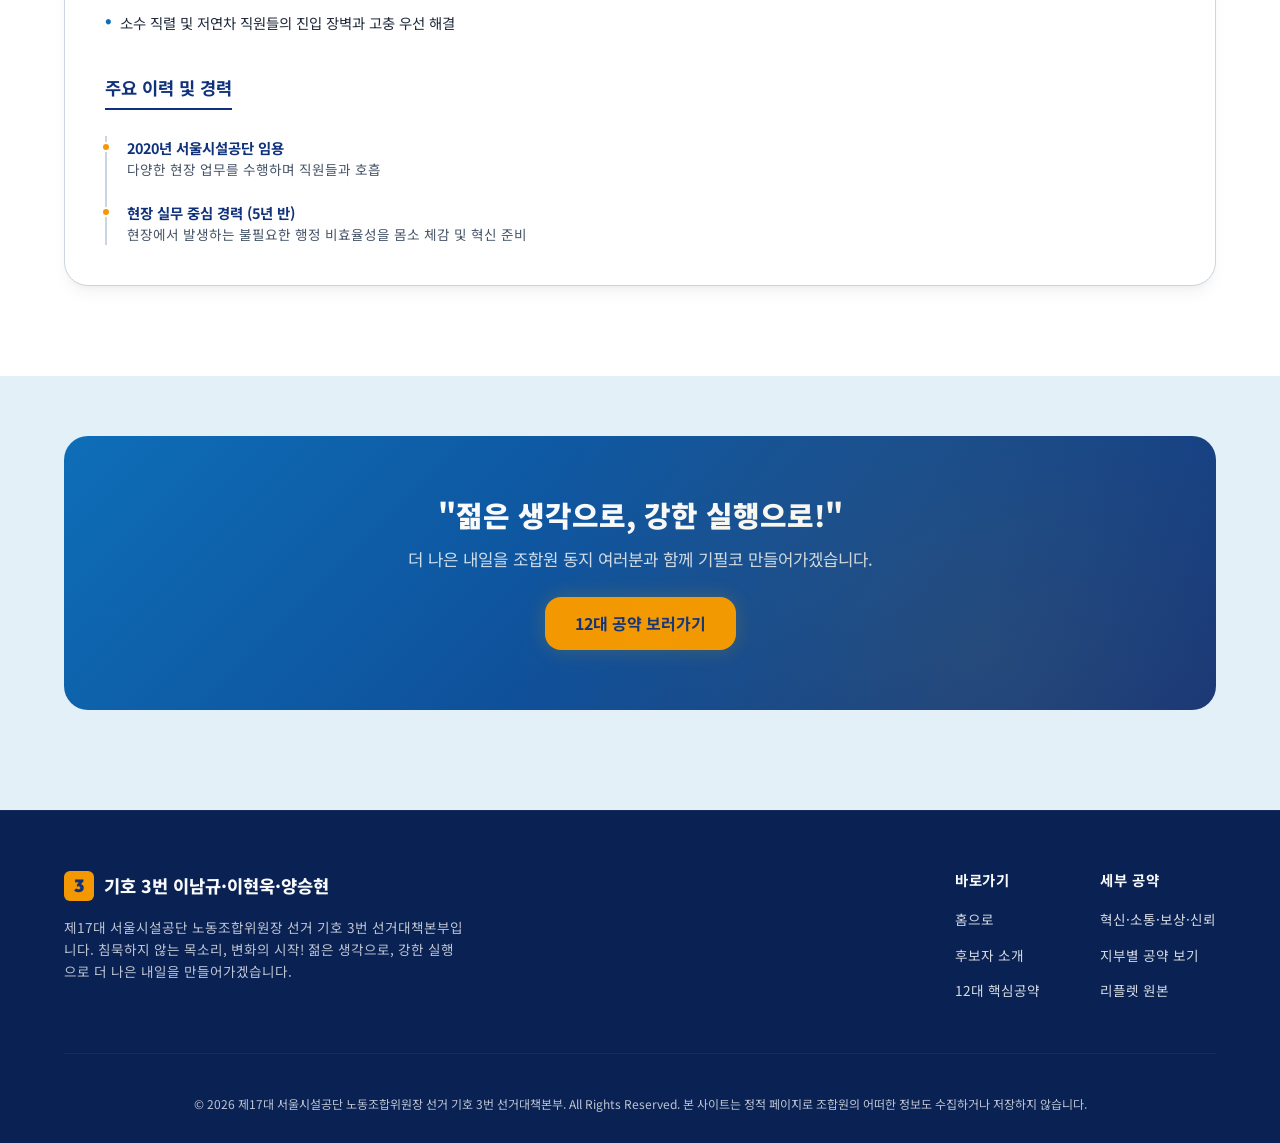
<file: candidates.html>
<!DOCTYPE html>
<html lang="ko">
<head>
    <meta charset="UTF-8">
    <meta name="viewport" content="width=device-width, initial-scale=1.0">
    <title>후보자 소개 | 기호 3번 이남규·이현욱·양승현</title>
    <link rel="stylesheet" href="style.css">
</head>
<body>

    <!-- Header & Navigation -->
    <header class="site-header">
        <div class="container header-container">
            <a href="index.html" class="logo-link">
                <div class="logo-badge">3</div>
                <div class="logo-text">
                    <div class="logo-title">기호 3번 선거대책본부</div>
                    <div class="logo-subtitle">Seoul Facilities Corp Union</div>
                </div>
            </a>
            <button class="burger-menu" aria-label="메뉴 토글">
                <span></span>
                <span></span>
                <span></span>
            </button>
            <nav class="nav-menu">
                <a href="index.html" class="nav-link">홈</a>
                <a href="candidates.html" class="nav-link">후보자 소개</a>
                <a href="pledges.html" class="nav-link">12대 핵심공약</a>
                <a href="innovation.html" class="nav-link">부문별 혁신공약</a>
                <a href="branches.html" class="nav-link">지부별 공약</a>
                <a href="leaflet.html" class="nav-link">선거 리플렛</a>
            </nav>
        </div>
    </header>

    <!-- Sub Page Header -->
    <section class="hero-section" style="padding: 80px 0 60px;">
        <div class="container">
            <span class="hero-badge">THE RIGHT CHOICE</span>
            <h1 class="hero-title" style="font-size: 2.5rem; margin-bottom: 8px;">후보자 소개</h1>
            <p class="hero-subtitle" style="font-size: 1.15rem; margin-bottom: 0;">
                3인의 힘과 지혜를 모아, 조합원의 행복을 지키겠습니다!
            </p>
        </div>
    </section>

    <!-- Candidate Profiles Details -->
    <section class="section-padding bg-white-section">
        <div class="container">
            <div class="candidate-detail-container">
                
                <!-- Candidate 1: Lee Nam Gyu -->
                <div class="candidate-profile-block" id="namgyu">
                    <div class="candidate-profile-header img-bg-namgyu">
                        <div class="candidate-profile-title-wrap">
                            <div>
                                <p class="candidate-profile-role">위원장 후보</p>
                                <h2 class="candidate-profile-name">이남규</h2>
                            </div>
                            <div class="candidate-profile-slogan">"현장은 강하게, 조합원은 든든하게!"</div>
                        </div>
                    </div>
                    <div class="candidate-profile-body">
                        <div class="candidate-greeting">
                            <h4>존경하는 조합원 동지 여러분!</h4>
                            <p>저는 현장의 목소리를 제대로 반영하고 강한 노동조합을 만들기 위해 출마를 결심했습니다.</p>
                            <p>한번의 경험을 바탕으로, 조합원이 체감할 수 있는 변화와 최고의 성과를 만들겠습니다. 모든 것은 결과로 증명할 것입니다. <span class="highlight-silence">침묵</span>하지 <span class="highlight-not">않는</span> 노조, 조합원을 위한 노조, 조합원이 자랑스러워하는 노동조합을 반드시 만들겠습니다.</p>
                        </div>
                        
                        <div class="candidate-info-grid">
                            <!-- Left Column: Core Experience -->
                            <div class="info-column">
                                <h5>노동조합 경력</h5>
                                <div class="timeline" style="margin-top: 10px;">
                                    <div class="timeline-item">
                                        <div class="timeline-dot"></div>
                                        <div class="timeline-title">제15대 노동조합 위원장 역임</div>
                                        <div class="timeline-desc">조합원 중심의 제도 개혁과 근로조건 개선 선도</div>
                                    </div>
                                    <div class="timeline-item">
                                        <div class="timeline-dot"></div>
                                        <div class="timeline-title">시설지부장 2회 역임</div>
                                        <div class="timeline-desc">시설 부문 직원의 애로사항 해결 및 권익 보호 앞장</div>
                                    </div>
                                    <div class="timeline-item">
                                        <div class="timeline-dot"></div>
                                        <div class="timeline-title">공동구 지부장 역임</div>
                                        <div class="timeline-desc">안전한 일터와 직결된 수당 신설 및 조직 개선 추진</div>
                                    </div>
                                    <div class="timeline-item">
                                        <div class="timeline-dot"></div>
                                        <div class="timeline-title">제7대, 제9대 홍보국장 역임</div>
                                        <div class="timeline-desc">조합원 소통 강화 및 조합 소식지 투명 발간</div>
                                    </div>
                                    <div class="timeline-item">
                                        <div class="timeline-dot"></div>
                                        <div class="timeline-title">대의원 12회 수행</div>
                                        <div class="timeline-desc">조합원 정책 심의 및 핵심 의결 참여</div>
                                    </div>
                                </div>
                            </div>

                            <!-- Right Column: Achievements & Status -->
                            <div class="info-column">
                                <h5>15대 위원장 시 주요 성과</h5>
                                <ul class="info-list">
                                    <li><strong>조합비 22% 파격 인하</strong>로 조합원 경제적 부담 경감</li>
                                    <li>조합원 투표율 제고를 위한 <strong>모바일/전자투표 전환</strong> 성공</li>
                                    <li>서울시 경영평가 <strong>4년 연속 가등급 기여</strong> 위원장</li>
                                    <li><strong>잔금인원 대폭 확대</strong> 및 임금 모수 최초 극복 위원장</li>
                                    <li><strong>잔금만찬 위원장</strong> 활동을 통한 노사 조율의 정석 실현</li>
                                    <li><strong style="color: var(--primary);">현직:</strong> 현재 을지로 전기안전관리자로 현장 근무 중</li>
                                </ul>
                            </div>
                        </div>
                    </div>
                </div>

                <!-- Candidate 2: Lee Hyun Wook -->
                <div class="candidate-profile-block" id="hyunwook">
                    <div class="candidate-profile-header img-bg-hyunwook">
                        <div class="candidate-profile-title-wrap">
                            <div>
                                <p class="candidate-profile-role">수석 부위원장 후보</p>
                                <h2 class="candidate-profile-name">이현욱</h2>
                            </div>
                            <div class="candidate-profile-slogan">"젊은 목소리로 소통하고, 조합원이 체감하는 변화를!"</div>
                        </div>
                    </div>
                    <div class="candidate-profile-body">
                        <div class="candidate-greeting">
                            <h4>조합원 여러분의 든든한 동반자가 되겠습니다.</h4>
                            <p>지금 우리 공단은 변화의 중심에서 아주 중요한 갈림길에 서 있습니다.</p>
                            <p>익숙함에 머무르지 않고, 조합원의 목소리가 제대로 힘이 되는 새로운 노조를 만들겠습니다. 새로운 시대에는 새로운 바람이 필요합니다. 현장의 현실을 외면하지 않고, 변화와 실천으로 새로운 물결을 만들어가겠습니다.</p>
                        </div>
                        
                        <div class="candidate-info-grid">
                            <div class="info-column">
                                <h5>약속하는 행동 방침</h5>
                                <ul class="info-list">
                                    <li><strong>현장과의 수시 소통:</strong> 발로 뛰며 각 지부의 실질적인 고충 청취 및 즉각 해결 모색</li>
                                    <li><strong>세대 간 브릿지 역할:</strong> 장기근속 선배님들의 노하우 존중과 신규 세대의 가치관 융합</li>
                                    <li><strong>투명하고 신속한 실행:</strong> 의결 사안에 대해 우물쭈물하지 않고 즉각 집행부 행동화</li>
                                </ul>
                            </div>
                            <div class="info-column">
                                <h5>프로필 포인트</h5>
                                <ul class="info-list">
                                    <li>공단의 구조적 불합리를 혁파하기 위한 새로운 인물</li>
                                    <li>기득권에 흔들리지 않는 원칙 중심의 젊은 리더십</li>
                                    <li>조합원의 삶의 질을 높이고 근무 환경을 업그레이드할 적임자</li>
                                </ul>
                            </div>
                        </div>
                    </div>
                </div>

                <!-- Candidate 3: Yang Seung Hyun -->
                <div class="candidate-profile-block" id="seunghyun">
                    <div class="candidate-profile-header img-bg-seunghyun">
                        <div class="candidate-profile-title-wrap">
                            <div>
                                <p class="candidate-profile-role">사무처장 후보</p>
                                <h2 class="candidate-profile-name">양승현</h2>
                            </div>
                            <div class="candidate-profile-slogan">"거창한 말보다 조합원이 실제로 체감하는 웃음과 변화를!"</div>
                        </div>
                    </div>
                    <div class="candidate-profile-body">
                        <div class="candidate-greeting">
                            <h4>함께 일하며 웃을 수 있는 노동환경을 위하여</h4>
                            <p>저는 2020년 입사 이후 5년 반이라는 짧은 경력 속에서도 현장에서 다양한 경험을 쌓으며 성실하게 업무에 임해왔습니다. 회사는 일을 하기 위해 모인 곳이지만, 동료들과 즐겁고 웃을 수 있는 분위기가 있을 때 업무의 어려움도 더 잘 극복할 수 있다고 생각합니다. 저 역시 업무가 힘들고 지치는 순간들도 있었지만, 함께 일하는 좋은 동료들과 선후배님들 덕분에 그 가치를 느끼며 이겨낼 수 있었습니다.</p>
                            <p>공단의 규모가 커지고 구성원이 다양해진 만큼, 노동조합도 변화하는 환경에 맞춰 새로운 목소리와 다양한 의견을 담아낼 수 있어야 합니다. 특히 젊은 세대의 생각과 현장의 목소리가 자연스럽게 전달되고 반영되는 조직이 되어야 합니다. 작은 목소리에도 귀 기울이며 여러분이 체감할 수 있는 변화를 만들기 위해 노력하겠습니다.</p>
                        </div>
                        
                        <div class="candidate-info-grid">
                            <div class="info-column">
                                <h5>출마의 변 및 각오</h5>
                                <ul class="info-list">
                                    <li>조합원들이 더욱 즐겁게 일할 수 있는 공단 문화 개척</li>
                                    <li>상호 존중하고 소통하는 건강한 조직문화 형성 기여</li>
                                    <li>노조비 지출의 정밀 공표 및 철저한 사무 행정 투명화</li>
                                    <li>소수 직렬 및 저연차 직원들의 진입 장벽과 고충 우선 해결</li>
                                </ul>
                            </div>
                            <div class="info-column">
                                <h5>주요 이력 및 경력</h5>
                                <div class="timeline" style="margin-top: 10px;">
                                    <div class="timeline-item">
                                        <div class="timeline-dot"></div>
                                        <div class="timeline-title">2020년 서울시설공단 임용</div>
                                        <div class="timeline-desc">다양한 현장 업무를 수행하며 직원들과 호흡</div>
                                    </div>
                                    <div class="timeline-item">
                                        <div class="timeline-dot"></div>
                                        <div class="timeline-title">현장 실무 중심 경력 (5년 반)</div>
                                        <div class="timeline-desc">현장에서 발생하는 불필요한 행정 비효율성을 몸소 체감 및 혁신 준비</div>
                                    </div>
                                </div>
                            </div>
                        </div>
                    </div>
                </div>

            </div>
        </div>
    </section>

    <!-- Bottom Message Banner -->
    <section class="container mb-8">
        <div class="cta-banner">
            <h2 class="cta-title">"젊은 생각으로, 강한 실행으로!"</h2>
            <p class="cta-desc">더 나은 내일을 조합원 동지 여러분과 함께 기필코 만들어가겠습니다.</p>
            <a href="pledges.html" class="btn btn-accent">12대 공약 보러가기</a>
        </div>
    </section>

    <!-- Footer -->
    <footer class="site-footer">
        <div class="container">
            <div class="footer-top">
                <div class="footer-info">
                    <div class="footer-logo">
                        <div class="footer-logo-badge">3</div>
                        <div class="footer-logo-text">기호 3번 이남규·이현욱·양승현</div>
                    </div>
                    <p class="footer-desc">제17대 서울시설공단 노동조합위원장 선거 기호 3번 선거대책본부입니다. 침묵하지 않는 목소리, 변화의 시작! 젊은 생각으로, 강한 실행으로 더 나은 내일을 만들어가겠습니다.</p>
                </div>
                <div class="footer-links-wrap">
                    <div class="footer-links-col">
                        <h6>바로가기</h6>
                        <ul class="footer-links">
                            <li><a href="index.html">홈으로</a></li>
                            <li><a href="candidates.html">후보자 소개</a></li>
                            <li><a href="pledges.html">12대 핵심공약</a></li>
                        </ul>
                    </div>
                    <div class="footer-links-col">
                        <h6>세부 공약</h6>
                        <ul class="footer-links">
                            <li><a href="innovation.html">혁신·소통·보상·신뢰</a></li>
                            <li><a href="branches.html">지부별 공약 보기</a></li>
                            <li><a href="leaflet.html">리플렛 원본</a></li>
                        </ul>
                    </div>
                </div>
            </div>
            <div class="footer-bottom">
                <p>&copy; 2026 제17대 서울시설공단 노동조합위원장 선거 기호 3번 선거대책본부. All Rights Reserved. 본 사이트는 정적 페이지로 조합원의 어떠한 정보도 수집하거나 저장하지 않습니다.</p>
            </div>
        </div>
    </footer>

    <script src="common.js"></script>
</body>
</html>
</file>
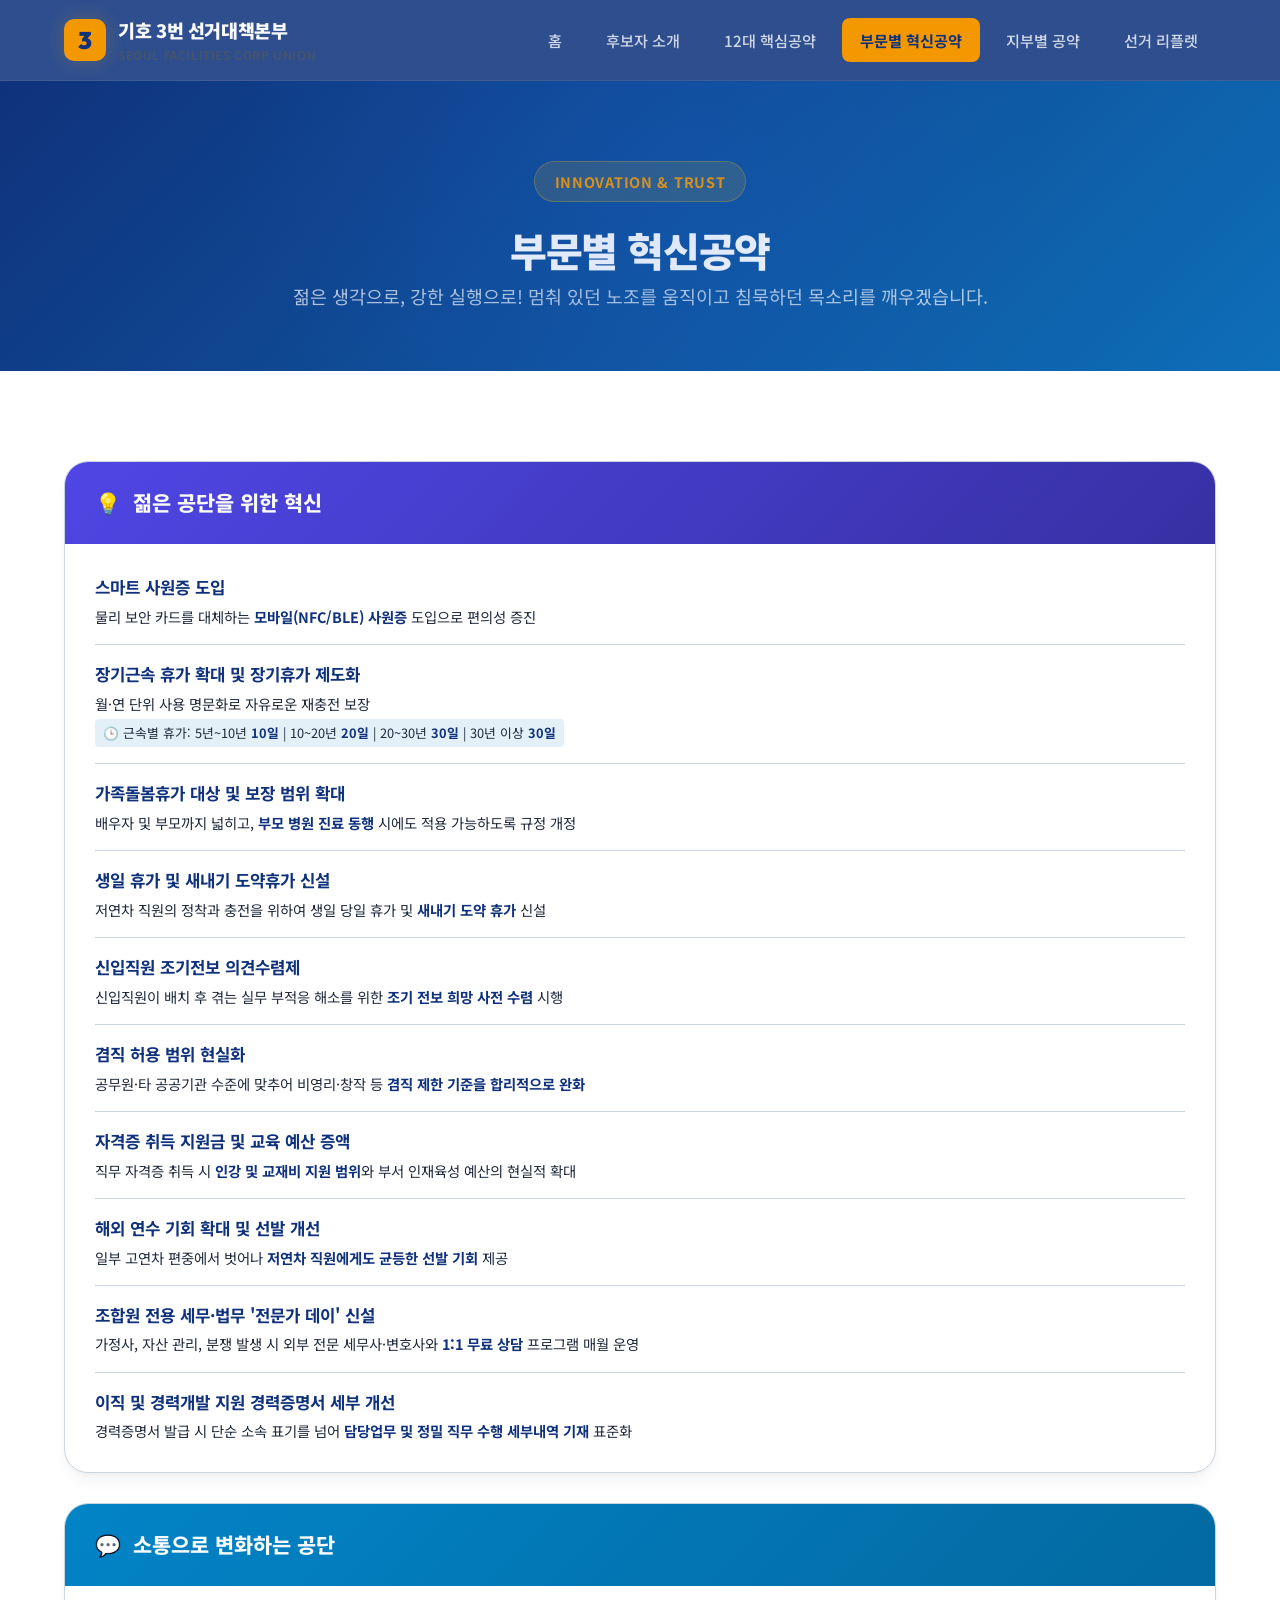
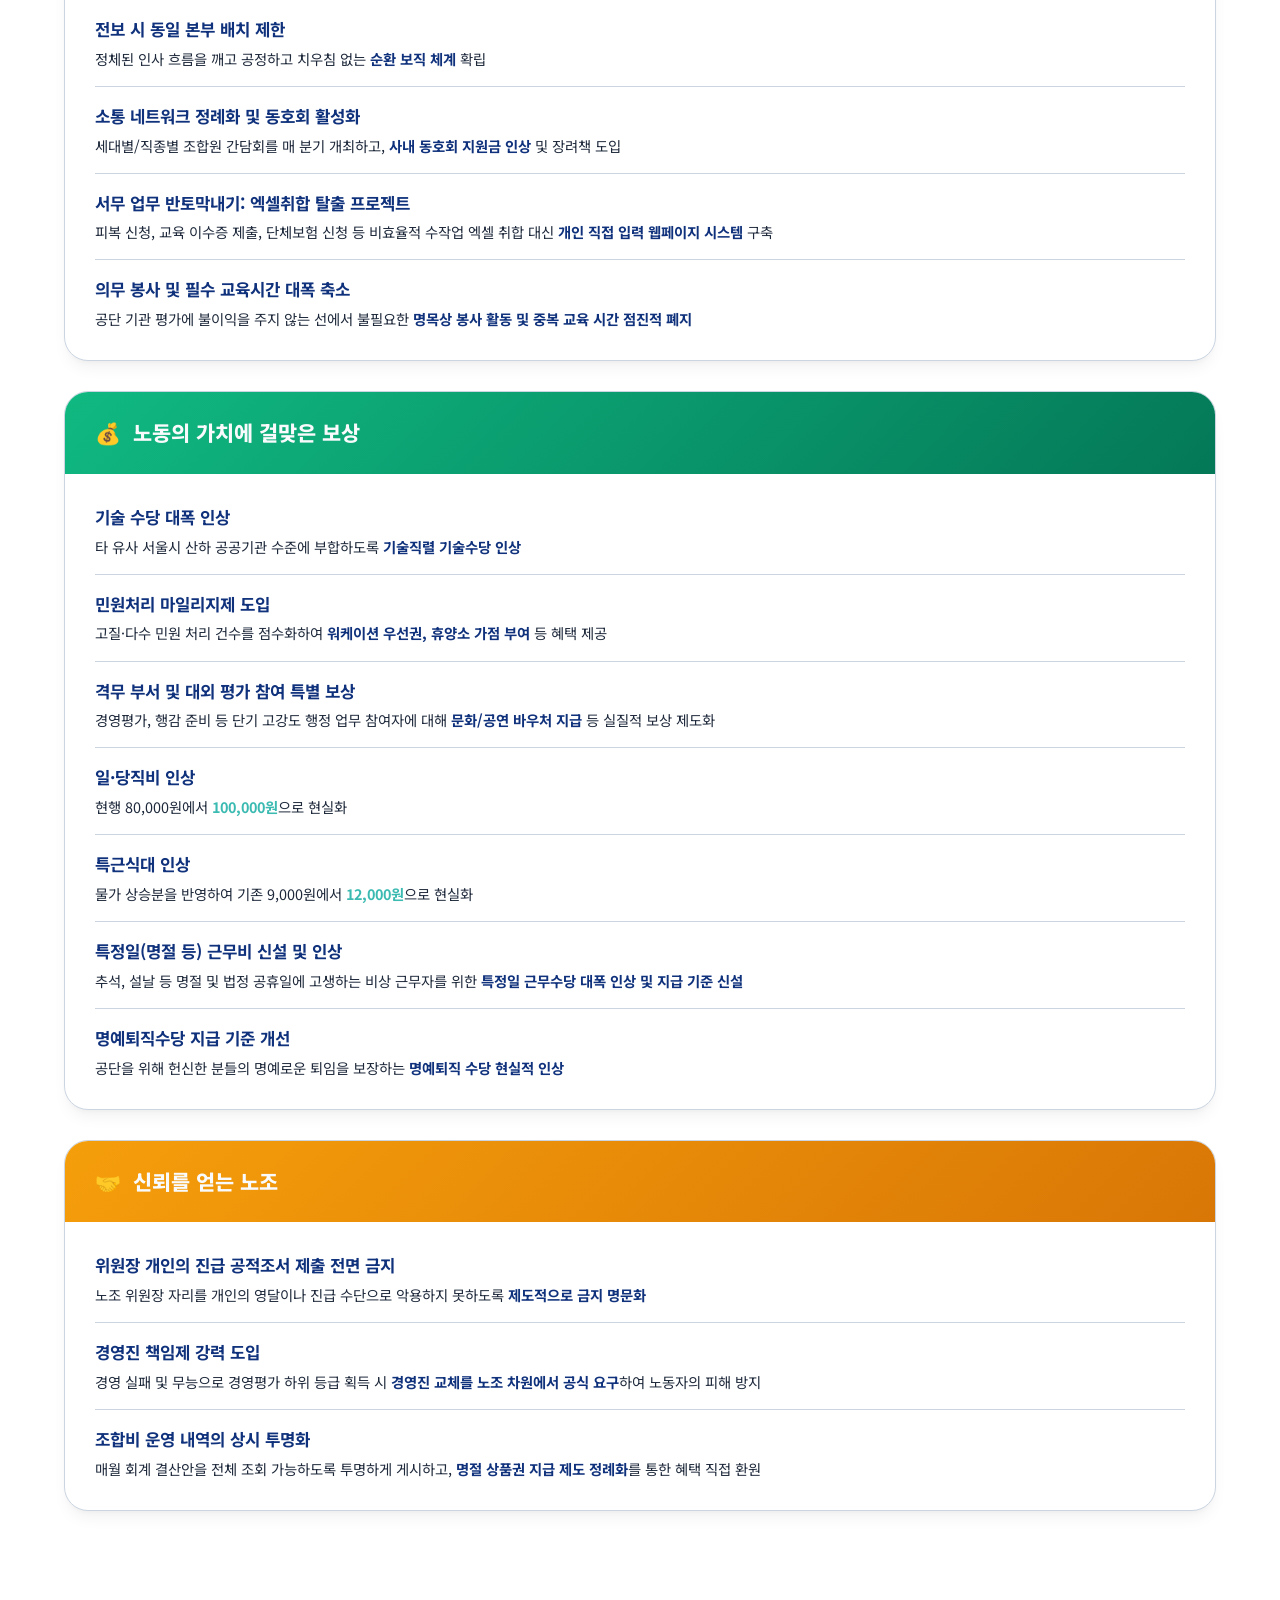
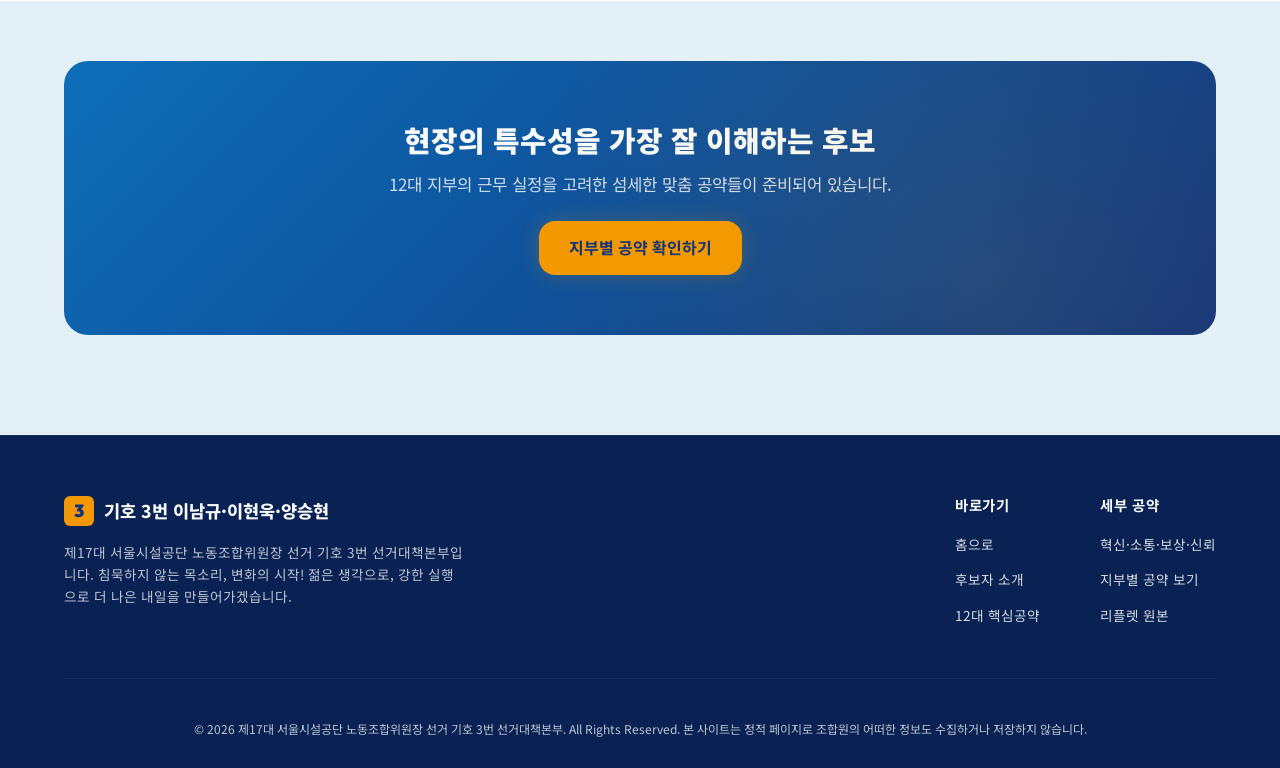
<file: innovation.html>
<!DOCTYPE html>
<html lang="ko">
<head>
    <meta charset="UTF-8">
    <meta name="viewport" content="width=device-width, initial-scale=1.0">
    <title>부문별 혁신공약 | 기호 3번 이남규·이현욱·양승현</title>
    <link rel="stylesheet" href="style.css">
</head>
<body>

    <!-- Header & Navigation -->
    <header class="site-header">
        <div class="container header-container">
            <a href="index.html" class="logo-link">
                <div class="logo-badge">3</div>
                <div class="logo-text">
                    <div class="logo-title">기호 3번 선거대책본부</div>
                    <div class="logo-subtitle">Seoul Facilities Corp Union</div>
                </div>
            </a>
            <button class="burger-menu" aria-label="메뉴 토글">
                <span></span>
                <span></span>
                <span></span>
            </button>
            <nav class="nav-menu">
                <a href="index.html" class="nav-link">홈</a>
                <a href="candidates.html" class="nav-link">후보자 소개</a>
                <a href="pledges.html" class="nav-link">12대 핵심공약</a>
                <a href="innovation.html" class="nav-link">부문별 혁신공약</a>
                <a href="branches.html" class="nav-link">지부별 공약</a>
                <a href="leaflet.html" class="nav-link">선거 리플렛</a>
            </nav>
        </div>
    </header>

    <!-- Sub Page Header -->
    <section class="hero-section" style="padding: 80px 0 60px;">
        <div class="container">
            <span class="hero-badge">INNOVATION & TRUST</span>
            <h1 class="hero-title" style="font-size: 2.5rem; margin-bottom: 8px;">부문별 혁신공약</h1>
            <p class="hero-subtitle" style="font-size: 1.15rem; margin-bottom: 0;">
                젊은 생각으로, 강한 실행으로! 멈춰 있던 노조를 움직이고 침묵하던 목소리를 깨우겠습니다.
            </p>
        </div>
    </section>

    <!-- Innovation & Reform Cards -->
    <section class="section-padding bg-white-section">
        <div class="container">
            <div class="innovation-cards-grid">
                
                <!-- Pillar 1: 혁신 -->
                <div class="innovation-section-card" id="innov-innov">
                    <div class="innovation-card-head innovation-theme">
                        <span>💡</span> 젊은 공단을 위한 혁신
                    </div>
                    <div class="innovation-card-content">
                        <ul class="innovation-list">
                            <li class="innovation-list-item">
                                <span class="innovation-item-title">스마트 사원증 도입</span>
                                <span class="innovation-item-desc">물리 보안 카드를 대체하는 <strong>모바일(NFC/BLE) 사원증</strong> 도입으로 편의성 증진</span>
                            </li>
                            <li class="innovation-list-item">
                                <span class="innovation-item-title">장기근속 휴가 확대 및 장기휴가 제도화</span>
                                <span class="innovation-item-desc">
                                    월·연 단위 사용 명문화로 자유로운 재충전 보장<br>
                                    <span style="display:inline-block; margin-top:4px; padding: 4px 8px; background: var(--bg-body); font-size:0.8rem; border-radius:4px;">
                                        🕒 근속별 휴가: 5년~10년 <strong>10일</strong> | 10~20년 <strong>20일</strong> | 20~30년 <strong>30일</strong> | 30년 이상 <strong>30일</strong>
                                    </span>
                                </span>
                            </li>
                            <li class="innovation-list-item">
                                <span class="innovation-item-title">가족돌봄휴가 대상 및 보장 범위 확대</span>
                                <span class="innovation-item-desc">배우자 및 부모까지 넓히고, <strong>부모 병원 진료 동행</strong> 시에도 적용 가능하도록 규정 개정</span>
                            </li>
                            <li class="innovation-list-item">
                                <span class="innovation-item-title">생일 휴가 및 새내기 도약휴가 신설</span>
                                <span class="innovation-item-desc">저연차 직원의 정착과 충전을 위하여 생일 당일 휴가 및 <strong>새내기 도약 휴가</strong> 신설</span>
                            </li>
                            <li class="innovation-list-item">
                                <span class="innovation-item-title">신입직원 조기전보 의견수렴제</span>
                                <span class="innovation-item-desc">신입직원이 배치 후 겪는 실무 부적응 해소를 위한 <strong>조기 전보 희망 사전 수렴</strong> 시행</span>
                            </li>
                            <li class="innovation-list-item">
                                <span class="innovation-item-title">겸직 허용 범위 현실화</span>
                                <span class="innovation-item-desc">공무원·타 공공기관 수준에 맞추어 비영리·창작 등 <strong>겸직 제한 기준을 합리적으로 완화</strong></span>
                            </li>
                            <li class="innovation-list-item">
                                <span class="innovation-item-title">자격증 취득 지원금 및 교육 예산 증액</span>
                                <span class="innovation-item-desc">직무 자격증 취득 시 <strong>인강 및 교재비 지원 범위</strong>와 부서 인재육성 예산의 현실적 확대</span>
                            </li>
                            <li class="innovation-list-item">
                                <span class="innovation-item-title">해외 연수 기회 확대 및 선발 개선</span>
                                <span class="innovation-item-desc">일부 고연차 편중에서 벗어나 <strong>저연차 직원에게도 균등한 선발 기회</strong> 제공</span>
                            </li>
                            <li class="innovation-list-item">
                                <span class="innovation-item-title">조합원 전용 세무·법무 '전문가 데이' 신설</span>
                                <span class="innovation-item-desc">가정사, 자산 관리, 분쟁 발생 시 외부 전문 세무사·변호사와 <strong>1:1 무료 상담</strong> 프로그램 매월 운영</span>
                            </li>
                            <li class="innovation-list-item">
                                <span class="innovation-item-title">이직 및 경력개발 지원 경력증명서 세부 개선</span>
                                <span class="innovation-item-desc">경력증명서 발급 시 단순 소속 표기를 넘어 <strong>담당업무 및 정밀 직무 수행 세부내역 기재</strong> 표준화</span>
                            </li>
                        </ul>
                    </div>
                </div>

                <!-- Pillar 2: 소통 -->
                <div class="innovation-section-card" id="innov-comm">
                    <div class="innovation-card-head communication-theme">
                        <span>💬</span> 소통으로 변화하는 공단
                    </div>
                    <div class="innovation-card-content">
                        <ul class="innovation-list">
                            <li class="innovation-list-item">
                                <span class="innovation-item-title">전보 시 동일 본부 배치 제한</span>
                                <span class="innovation-item-desc">정체된 인사 흐름을 깨고 공정하고 치우침 없는 <strong>순환 보직 체계</strong> 확립</span>
                            </li>
                            <li class="innovation-list-item">
                                <span class="innovation-item-title">소통 네트워크 정례화 및 동호회 활성화</span>
                                <span class="innovation-item-desc">세대별/직종별 조합원 간담회를 매 분기 개최하고, <strong>사내 동호회 지원금 인상</strong> 및 장려책 도입</span>
                            </li>
                            <li class="innovation-list-item">
                                <span class="innovation-item-title">서무 업무 반토막내기: 엑셀취합 탈출 프로젝트</span>
                                <span class="innovation-item-desc">피복 신청, 교육 이수증 제출, 단체보험 신청 등 비효율적 수작업 엑셀 취합 대신 <strong>개인 직접 입력 웹페이지 시스템</strong> 구축</span>
                            </li>
                            <li class="innovation-list-item">
                                <span class="innovation-item-title">의무 봉사 및 필수 교육시간 대폭 축소</span>
                                <span class="innovation-item-desc">공단 기관 평가에 불이익을 주지 않는 선에서 불필요한 <strong>명목상 봉사 활동 및 중복 교육 시간 점진적 폐지</strong></span>
                            </li>
                        </ul>
                    </div>
                </div>

                <!-- Pillar 3: 보상 -->
                <div class="innovation-section-card" id="innov-comp">
                    <div class="innovation-card-head compensation-theme">
                        <span>💰</span> 노동의 가치에 걸맞은 보상
                    </div>
                    <div class="innovation-card-content">
                        <ul class="innovation-list">
                            <li class="innovation-list-item">
                                <span class="innovation-item-title">기술 수당 대폭 인상</span>
                                <span class="innovation-item-desc">타 유사 서울시 산하 공공기관 수준에 부합하도록 <strong>기술직렬 기술수당 인상</strong></span>
                            </li>
                            <li class="innovation-list-item">
                                <span class="innovation-item-title">민원처리 마일리지제 도입</span>
                                <span class="innovation-item-desc">고질·다수 민원 처리 건수를 점수화하여 <strong>워케이션 우선권, 휴양소 가점 부여</strong> 등 혜택 제공</span>
                            </li>
                            <li class="innovation-list-item">
                                <span class="innovation-item-title">격무 부서 및 대외 평가 참여 특별 보상</span>
                                <span class="innovation-item-desc">경영평가, 행감 준비 등 단기 고강도 행정 업무 참여자에 대해 <strong>문화/공연 바우처 지급</strong> 등 실질적 보상 제도화</span>
                            </li>
                            <li class="innovation-list-item">
                                <span class="innovation-item-title">일·당직비 인상</span>
                                <span class="innovation-item-desc">현행 80,000원에서 <span class="highlight-text-green">100,000원</span>으로 현실화</span>
                            </li>
                            <li class="innovation-list-item">
                                <span class="innovation-item-title">특근식대 인상</span>
                                <span class="innovation-item-desc">물가 상승분을 반영하여 기존 9,000원에서 <span class="highlight-text-green">12,000원</span>으로 현실화</span>
                            </li>
                            <li class="innovation-list-item">
                                <span class="innovation-item-title">특정일(명절 등) 근무비 신설 및 인상</span>
                                <span class="innovation-item-desc">추석, 설날 등 명절 및 법정 공휴일에 고생하는 비상 근무자를 위한 <strong>특정일 근무수당 대폭 인상 및 지급 기준 신설</strong></span>
                            </li>
                            <li class="innovation-list-item">
                                <span class="innovation-item-title">명예퇴직수당 지급 기준 개선</span>
                                <span class="innovation-item-desc">공단을 위해 헌신한 분들의 명예로운 퇴임을 보장하는 <strong>명예퇴직 수당 현실적 인상</strong></span>
                            </li>
                        </ul>
                    </div>
                </div>

                <!-- Pillar 4: 신뢰 -->
                <div class="innovation-section-card" id="innov-trust">
                    <div class="innovation-card-head trust-theme">
                        <span>🤝</span> 신뢰를 얻는 노조
                    </div>
                    <div class="innovation-card-content">
                        <ul class="innovation-list">
                            <li class="innovation-list-item">
                                <span class="innovation-item-title">위원장 개인의 진급 공적조서 제출 전면 금지</span>
                                <span class="innovation-item-desc">노조 위원장 자리를 개인의 영달이나 진급 수단으로 악용하지 못하도록 <strong>제도적으로 금지 명문화</strong></span>
                            </li>
                            <li class="innovation-list-item">
                                <span class="innovation-item-title">경영진 책임제 강력 도입</span>
                                <span class="innovation-item-desc">경영 실패 및 무능으로 경영평가 하위 등급 획득 시 <strong>경영진 교체를 노조 차원에서 공식 요구</strong>하여 노동자의 피해 방지</span>
                            </li>
                            <li class="innovation-list-item">
                                <span class="innovation-item-title">조합비 운영 내역의 상시 투명화</span>
                                <span class="innovation-item-desc">매월 회계 결산안을 전체 조회 가능하도록 투명하게 게시하고, <strong>명절 상품권 지급 제도 정례화</strong>를 통한 혜택 직접 환원</span>
                            </li>
                        </ul>
                    </div>
                </div>

            </div>
        </div>
    </section>

    <!-- Bottom Action Section -->
    <section class="container mb-8">
        <div class="cta-banner">
            <h2 class="cta-title">현장의 특수성을 가장 잘 이해하는 후보</h2>
            <p class="cta-desc">12대 지부의 근무 실정을 고려한 섬세한 맞춤 공약들이 준비되어 있습니다.</p>
            <a href="branches.html" class="btn btn-accent">지부별 공약 확인하기</a>
        </div>
    </section>

    <!-- Footer -->
    <footer class="site-footer">
        <div class="container">
            <div class="footer-top">
                <div class="footer-info">
                    <div class="footer-logo">
                        <div class="footer-logo-badge">3</div>
                        <div class="footer-logo-text">기호 3번 이남규·이현욱·양승현</div>
                    </div>
                    <p class="footer-desc">제17대 서울시설공단 노동조합위원장 선거 기호 3번 선거대책본부입니다. 침묵하지 않는 목소리, 변화의 시작! 젊은 생각으로, 강한 실행으로 더 나은 내일을 만들어가겠습니다.</p>
                </div>
                <div class="footer-links-wrap">
                    <div class="footer-links-col">
                        <h6>바로가기</h6>
                        <ul class="footer-links">
                            <li><a href="index.html">홈으로</a></li>
                            <li><a href="candidates.html">후보자 소개</a></li>
                            <li><a href="pledges.html">12대 핵심공약</a></li>
                        </ul>
                    </div>
                    <div class="footer-links-col">
                        <h6>세부 공약</h6>
                        <ul class="footer-links">
                            <li><a href="innovation.html">혁신·소통·보상·신뢰</a></li>
                            <li><a href="branches.html">지부별 공약 보기</a></li>
                            <li><a href="leaflet.html">리플렛 원본</a></li>
                        </ul>
                    </div>
                </div>
            </div>
            <div class="footer-bottom">
                <p>&copy; 2026 제17대 서울시설공단 노동조합위원장 선거 기호 3번 선거대책본부. All Rights Reserved. 본 사이트는 정적 페이지로 조합원의 어떠한 정보도 수집하거나 저장하지 않습니다.</p>
            </div>
        </div>
    </footer>

    <script src="common.js"></script>
</body>
</html>
</file>
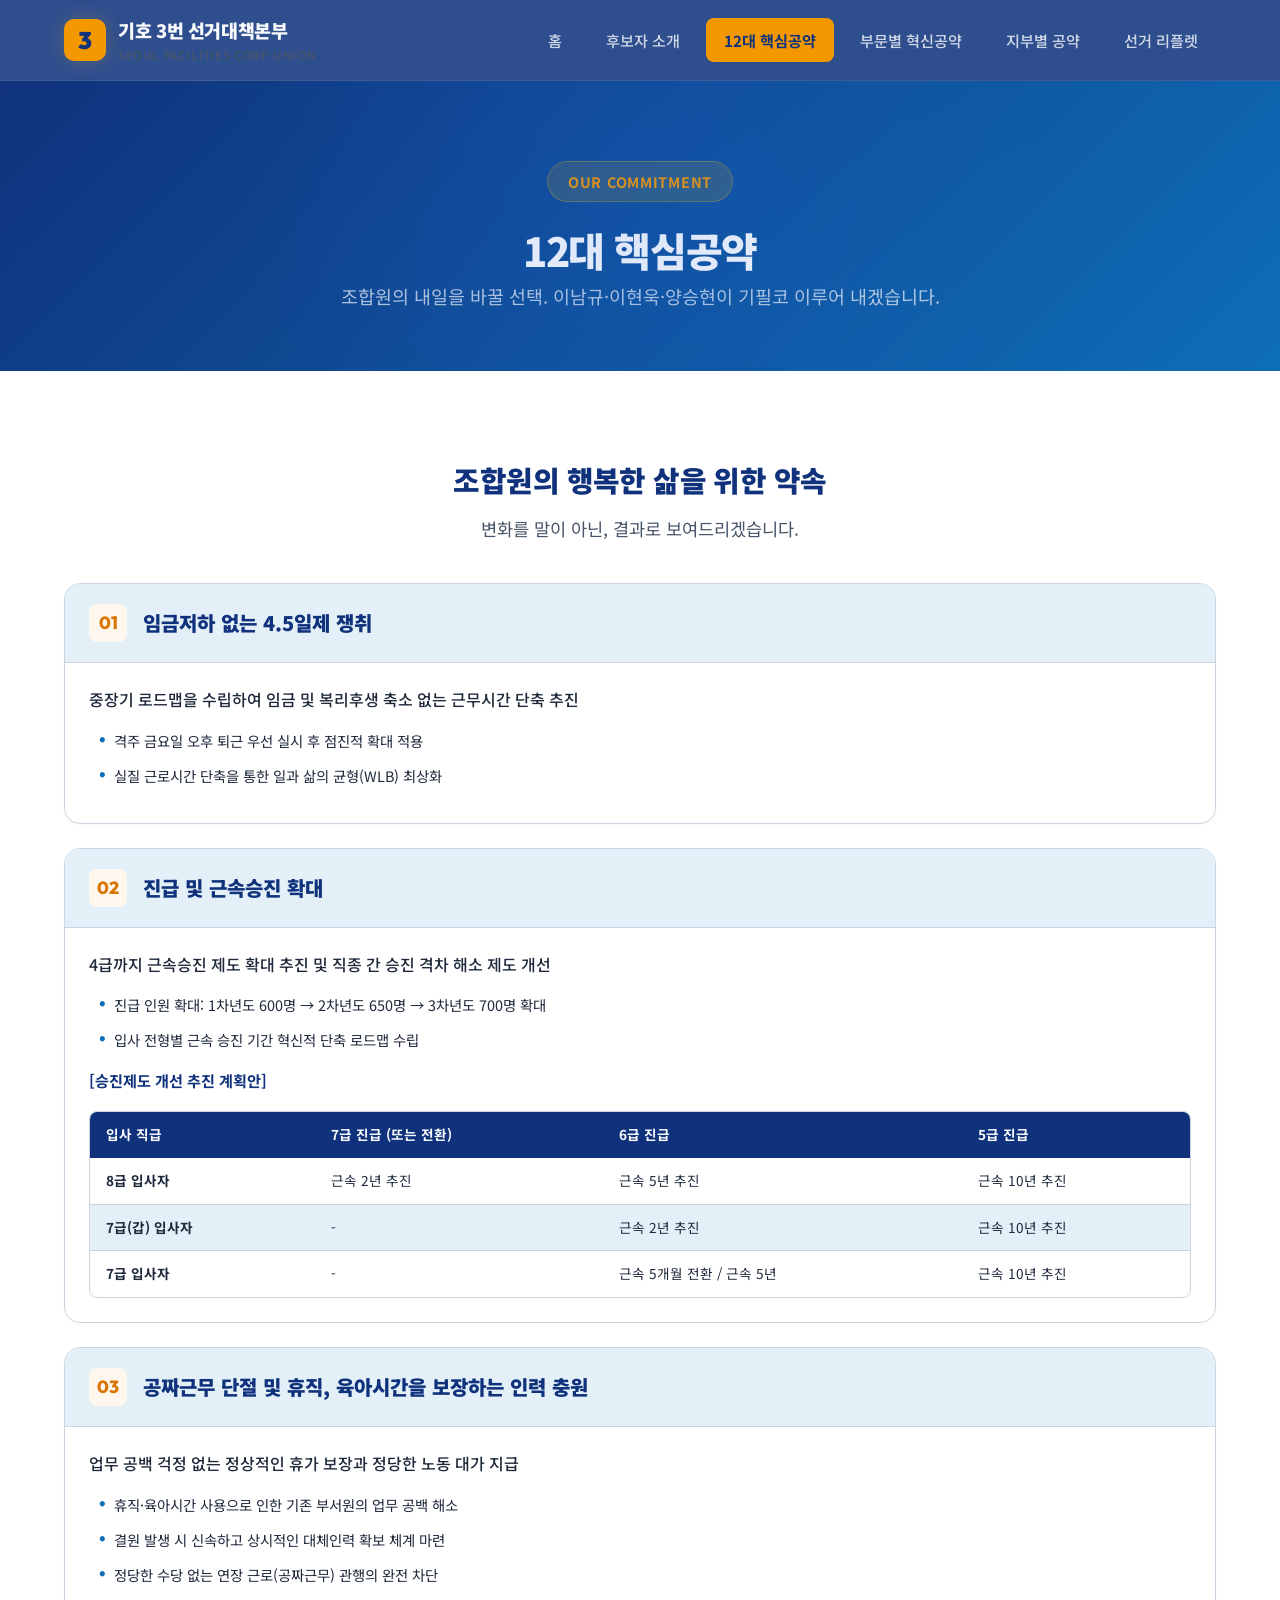
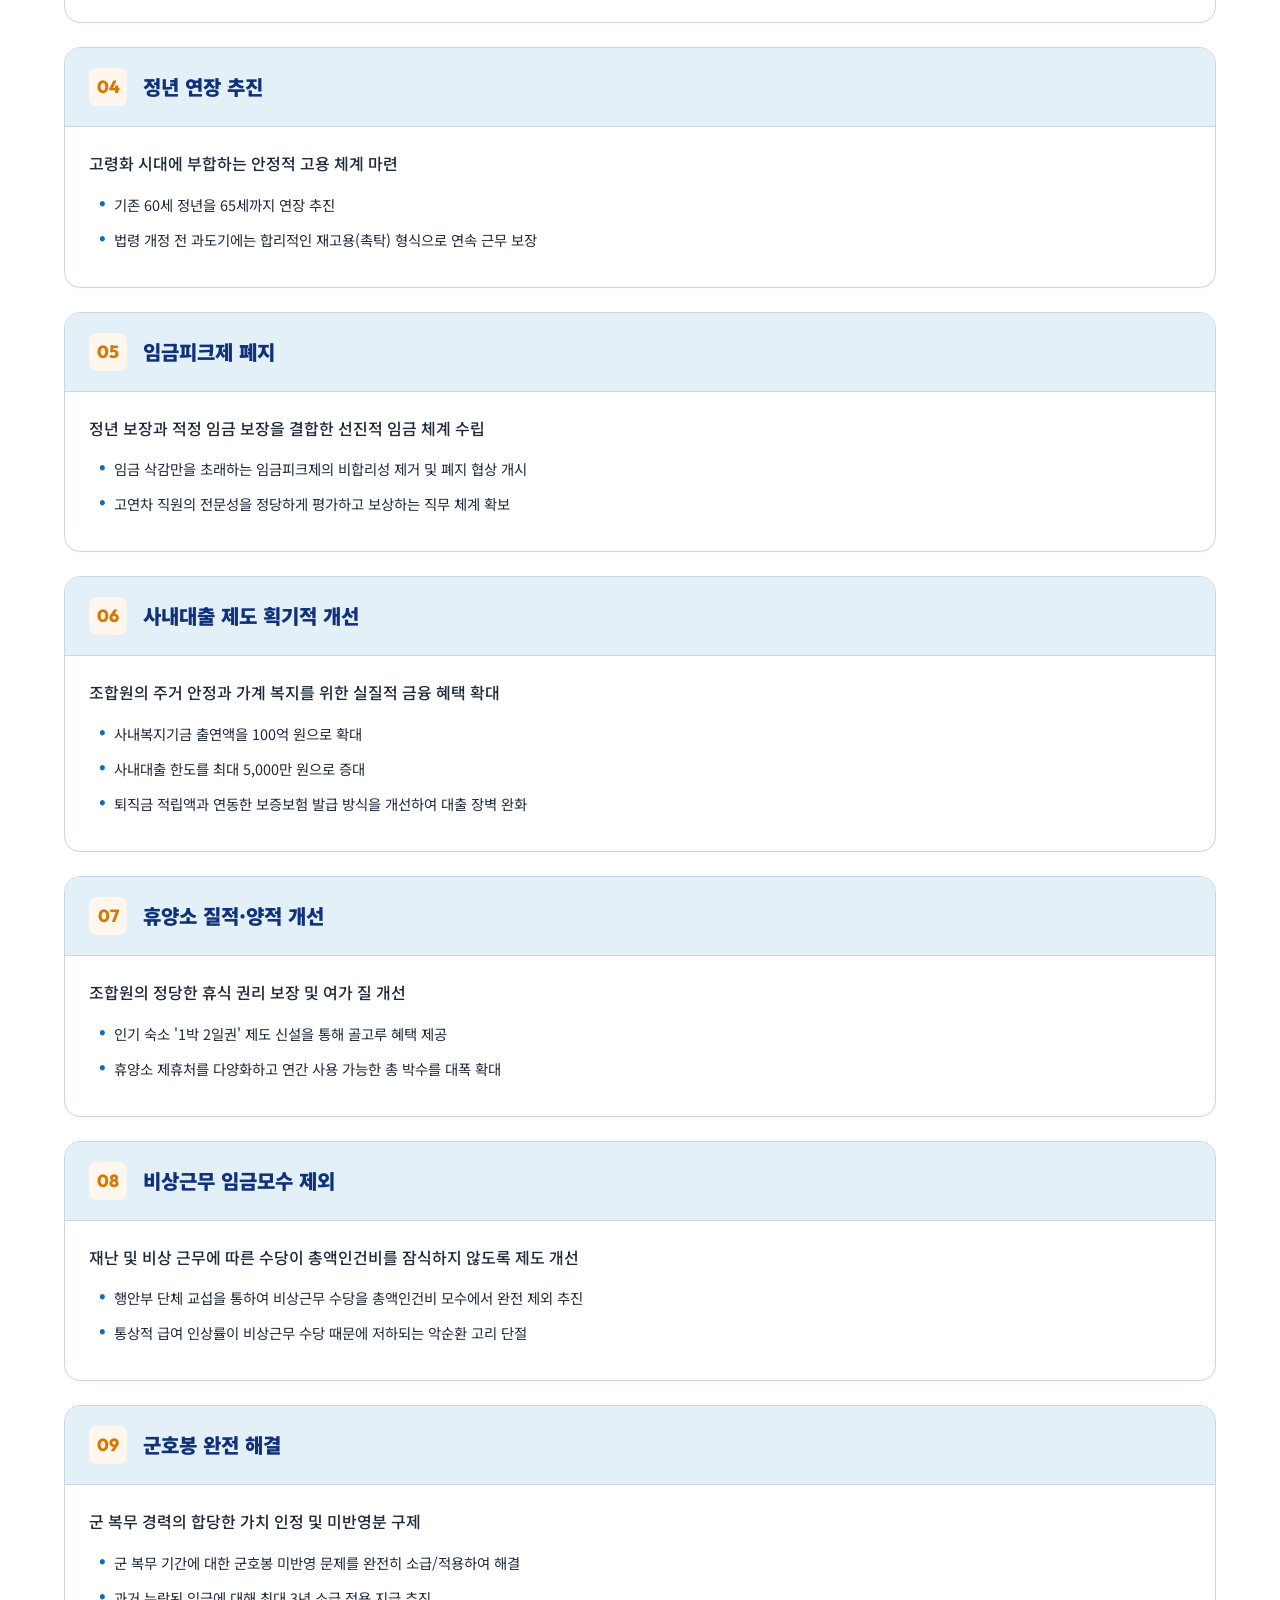
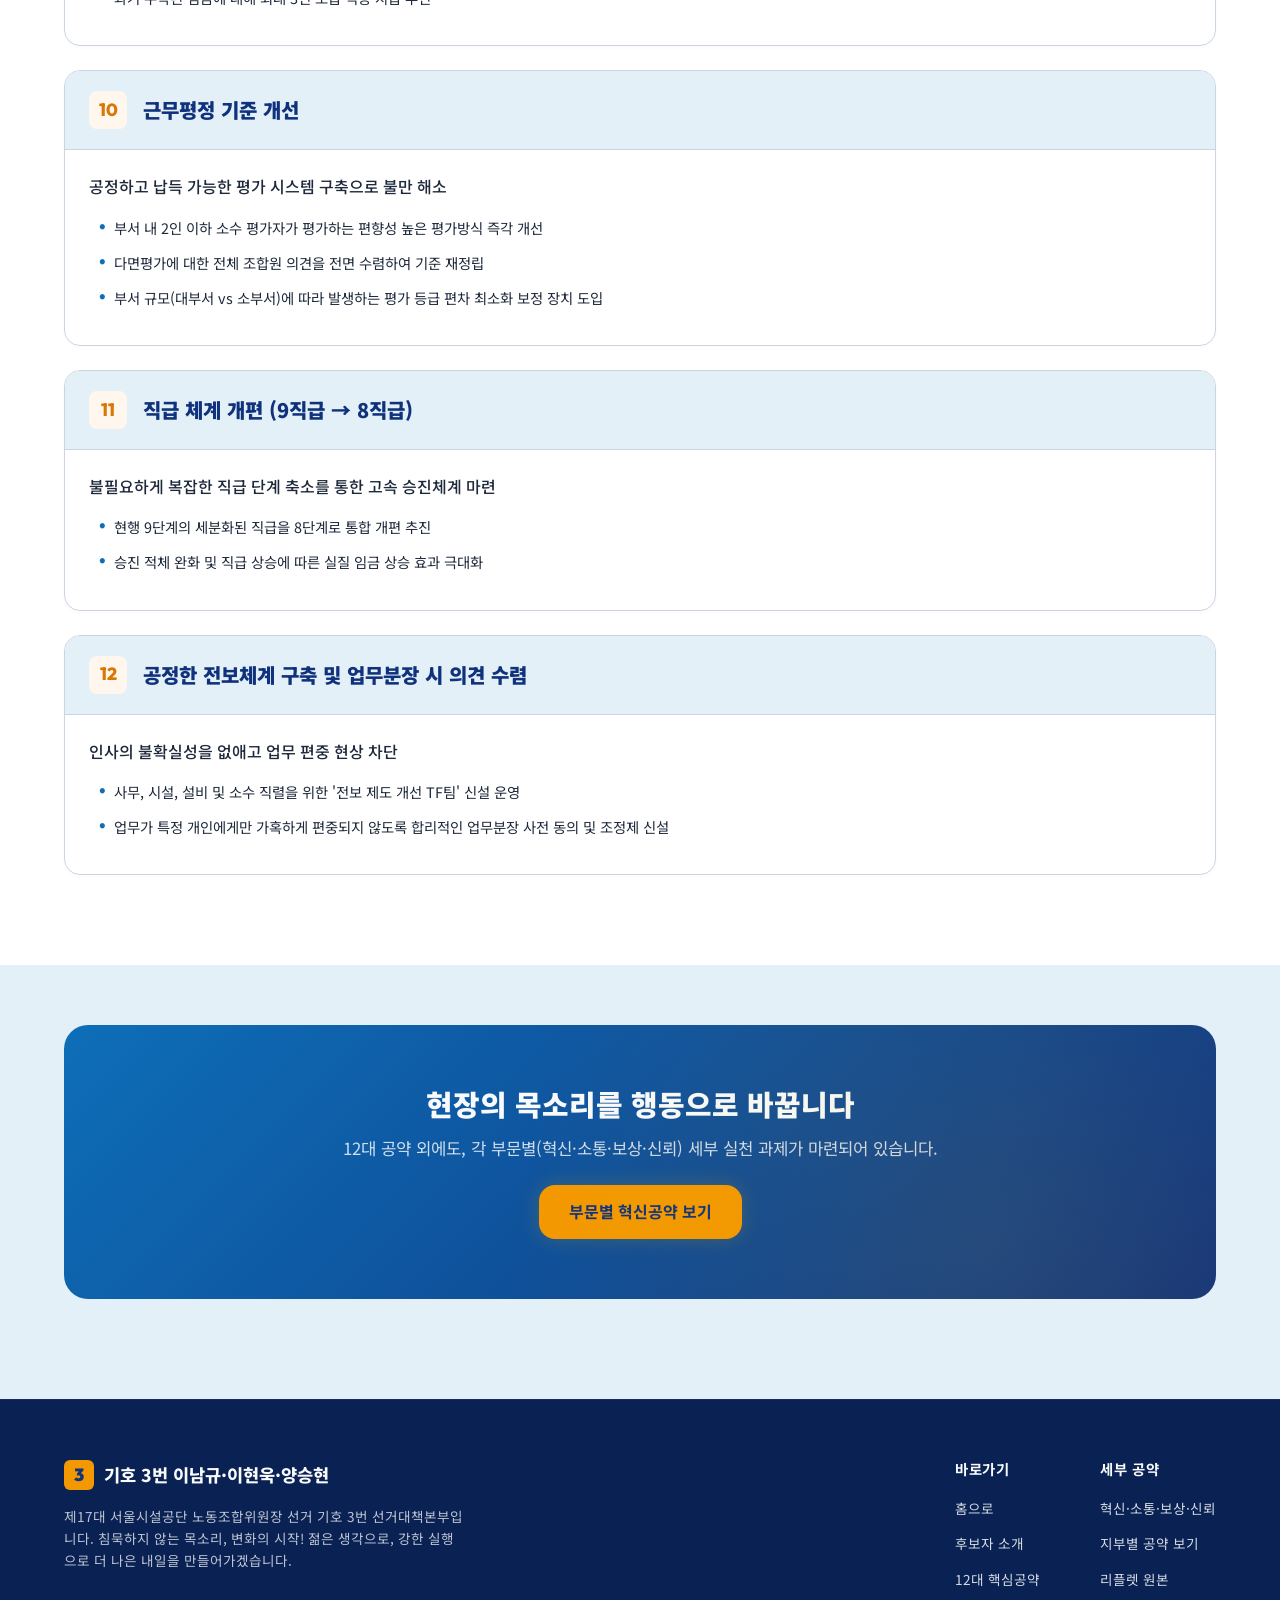
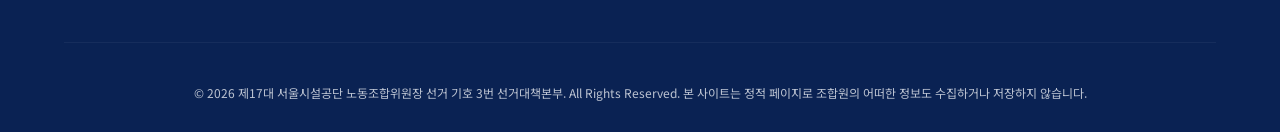
<file: pledges.html>
<!DOCTYPE html>
<html lang="ko">
<head>
    <meta charset="UTF-8">
    <meta name="viewport" content="width=device-width, initial-scale=1.0">
    <title>12대 핵심공약 | 기호 3번 이남규·이현욱·양승현</title>
    <link rel="stylesheet" href="style.css">
</head>
<body>

    <!-- Header & Navigation -->
    <header class="site-header">
        <div class="container header-container">
            <a href="index.html" class="logo-link">
                <div class="logo-badge">3</div>
                <div class="logo-text">
                    <div class="logo-title">기호 3번 선거대책본부</div>
                    <div class="logo-subtitle">Seoul Facilities Corp Union</div>
                </div>
            </a>
            <button class="burger-menu" aria-label="메뉴 토글">
                <span></span>
                <span></span>
                <span></span>
            </button>
            <nav class="nav-menu">
                <a href="index.html" class="nav-link">홈</a>
                <a href="candidates.html" class="nav-link">후보자 소개</a>
                <a href="pledges.html" class="nav-link">12대 핵심공약</a>
                <a href="innovation.html" class="nav-link">부문별 혁신공약</a>
                <a href="branches.html" class="nav-link">지부별 공약</a>
                <a href="leaflet.html" class="nav-link">선거 리플렛</a>
            </nav>
        </div>
    </header>

    <!-- Sub Page Header -->
    <section class="hero-section" style="padding: 80px 0 60px;">
        <div class="container">
            <span class="hero-badge">OUR COMMITMENT</span>
            <h1 class="hero-title" style="font-size: 2.5rem; margin-bottom: 8px;">12대 핵심공약</h1>
            <p class="hero-subtitle" style="font-size: 1.15rem; margin-bottom: 0;">
                조합원의 내일을 바꿀 선택. 이남규·이현욱·양승현이 기필코 이루어 내겠습니다.
            </p>
        </div>
    </section>

    <!-- Pledges Content -->
    <section class="section-padding bg-white-section">
        <div class="container">
            <div class="section-header" style="margin-bottom: 40px;">
                <h2 class="section-title" style="font-size: 1.8rem;">조합원의 행복한 삶을 위한 약속</h2>
                <p class="section-desc">변화를 말이 아닌, 결과로 보여드리겠습니다.</p>
            </div>

            <div class="pledge-cards-container">
                <!-- 01 -->
                <div class="pledge-detail-card">
                    <div class="pledge-detail-header">
                        <div class="pledge-num-badge">01</div>
                        <h3 class="pledge-detail-title">임금저하 없는 4.5일제 쟁취</h3>
                    </div>
                    <div class="pledge-detail-body">
                        <p class="pledge-detail-desc">중장기 로드맵을 수립하여 임금 및 복리후생 축소 없는 근무시간 단축 추진</p>
                        <ul class="info-list" style="margin-left: 10px;">
                            <li>격주 금요일 오후 퇴근 우선 실시 후 점진적 확대 적용</li>
                            <li>실질 근로시간 단축을 통한 일과 삶의 균형(WLB) 최상화</li>
                        </ul>
                    </div>
                </div>

                <!-- 02 -->
                <div class="pledge-detail-card">
                    <div class="pledge-detail-header">
                        <div class="pledge-num-badge">02</div>
                        <h3 class="pledge-detail-title">진급 및 근속승진 확대</h3>
                    </div>
                    <div class="pledge-detail-body">
                        <p class="pledge-detail-desc">4급까지 근속승진 제도 확대 추진 및 직종 간 승진 격차 해소 제도 개선</p>
                        <ul class="info-list" style="margin-left: 10px; margin-bottom: 20px;">
                            <li>진급 인원 확대: 1차년도 600명 → 2차년도 650명 → 3차년도 700명 확대</li>
                            <li>입사 전형별 근속 승진 기간 혁신적 단축 로드맵 수립</li>
                        </ul>
                        
                        <h4 style="font-size: 0.95rem; font-weight: 700; color: var(--primary); margin-bottom: 8px;">[승진제도 개선 추진 계획안]</h4>
                        <div class="table-responsive">
                            <table class="pledge-table">
                                <thead>
                                    <tr>
                                        <th>입사 직급</th>
                                        <th>7급 진급 (또는 전환)</th>
                                        <th>6급 진급</th>
                                        <th>5급 진급</th>
                                    </tr>
                                </thead>
                                <tbody>
                                    <tr>
                                        <td><strong>8급 입사자</strong></td>
                                        <td>근속 2년 추진</td>
                                        <td>근속 5년 추진</td>
                                        <td>근속 10년 추진</td>
                                    </tr>
                                    <tr>
                                        <td><strong>7급(갑) 입사자</strong></td>
                                        <td>-</td>
                                        <td>근속 2년 추진</td>
                                        <td>근속 10년 추진</td>
                                    </tr>
                                    <tr>
                                        <td><strong>7급 입사자</strong></td>
                                        <td>-</td>
                                        <td>근속 5개월 전환 / 근속 5년</td>
                                        <td>근속 10년 추진</td>
                                    </tr>
                                </tbody>
                            </table>
                        </div>
                    </div>
                </div>

                <!-- 03 -->
                <div class="pledge-detail-card">
                    <div class="pledge-detail-header">
                        <div class="pledge-num-badge">03</div>
                        <h3 class="pledge-detail-title">공짜근무 단절 및 휴직, 육아시간을 보장하는 인력 충원</h3>
                    </div>
                    <div class="pledge-detail-body">
                        <p class="pledge-detail-desc">업무 공백 걱정 없는 정상적인 휴가 보장과 정당한 노동 대가 지급</p>
                        <ul class="info-list" style="margin-left: 10px;">
                            <li>휴직·육아시간 사용으로 인한 기존 부서원의 업무 공백 해소</li>
                            <li>결원 발생 시 신속하고 상시적인 대체인력 확보 체계 마련</li>
                            <li>정당한 수당 없는 연장 근로(공짜근무) 관행의 완전 차단</li>
                        </ul>
                    </div>
                </div>

                <!-- 04 -->
                <div class="pledge-detail-card">
                    <div class="pledge-detail-header">
                        <div class="pledge-num-badge">04</div>
                        <h3 class="pledge-detail-title">정년 연장 추진</h3>
                    </div>
                    <div class="pledge-detail-body">
                        <p class="pledge-detail-desc">고령화 시대에 부합하는 안정적 고용 체계 마련</p>
                        <ul class="info-list" style="margin-left: 10px;">
                            <li>기존 60세 정년을 65세까지 연장 추진</li>
                            <li>법령 개정 전 과도기에는 합리적인 재고용(촉탁) 형식으로 연속 근무 보장</li>
                        </ul>
                    </div>
                </div>

                <!-- 05 -->
                <div class="pledge-detail-card">
                    <div class="pledge-detail-header">
                        <div class="pledge-num-badge">05</div>
                        <h3 class="pledge-detail-title">임금피크제 폐지</h3>
                    </div>
                    <div class="pledge-detail-body">
                        <p class="pledge-detail-desc">정년 보장과 적정 임금 보장을 결합한 선진적 임금 체계 수립</p>
                        <ul class="info-list" style="margin-left: 10px;">
                            <li>임금 삭감만을 초래하는 임금피크제의 비합리성 제거 및 폐지 협상 개시</li>
                            <li>고연차 직원의 전문성을 정당하게 평가하고 보상하는 직무 체계 확보</li>
                        </ul>
                    </div>
                </div>

                <!-- 06 -->
                <div class="pledge-detail-card">
                    <div class="pledge-detail-header">
                        <div class="pledge-num-badge">06</div>
                        <h3 class="pledge-detail-title">사내대출 제도 획기적 개선</h3>
                    </div>
                    <div class="pledge-detail-body">
                        <p class="pledge-detail-desc">조합원의 주거 안정과 가계 복지를 위한 실질적 금융 혜택 확대</p>
                        <ul class="info-list" style="margin-left: 10px;">
                            <li>사내복지기금 출연액을 100억 원으로 확대</li>
                            <li>사내대출 한도를 최대 5,000만 원으로 증대</li>
                            <li>퇴직금 적립액과 연동한 보증보험 발급 방식을 개선하여 대출 장벽 완화</li>
                        </ul>
                    </div>
                </div>

                <!-- 07 -->
                <div class="pledge-detail-card">
                    <div class="pledge-detail-header">
                        <div class="pledge-num-badge">07</div>
                        <h3 class="pledge-detail-title">휴양소 질적·양적 개선</h3>
                    </div>
                    <div class="pledge-detail-body">
                        <p class="pledge-detail-desc">조합원의 정당한 휴식 권리 보장 및 여가 질 개선</p>
                        <ul class="info-list" style="margin-left: 10px;">
                            <li>인기 숙소 '1박 2일권' 제도 신설을 통해 골고루 혜택 제공</li>
                            <li>휴양소 제휴처를 다양화하고 연간 사용 가능한 총 박수를 대폭 확대</li>
                        </ul>
                    </div>
                </div>

                <!-- 08 -->
                <div class="pledge-detail-card">
                    <div class="pledge-detail-header">
                        <div class="pledge-num-badge">08</div>
                        <h3 class="pledge-detail-title">비상근무 임금모수 제외</h3>
                    </div>
                    <div class="pledge-detail-body">
                        <p class="pledge-detail-desc">재난 및 비상 근무에 따른 수당이 총액인건비를 잠식하지 않도록 제도 개선</p>
                        <ul class="info-list" style="margin-left: 10px;">
                            <li>행안부 단체 교섭을 통하여 비상근무 수당을 총액인건비 모수에서 완전 제외 추진</li>
                            <li>통상적 급여 인상률이 비상근무 수당 때문에 저하되는 악순환 고리 단절</li>
                        </ul>
                    </div>
                </div>

                <!-- 09 -->
                <div class="pledge-detail-card">
                    <div class="pledge-detail-header">
                        <div class="pledge-num-badge">09</div>
                        <h3 class="pledge-detail-title">군호봉 완전 해결</h3>
                    </div>
                    <div class="pledge-detail-body">
                        <p class="pledge-detail-desc">군 복무 경력의 합당한 가치 인정 및 미반영분 구제</p>
                        <ul class="info-list" style="margin-left: 10px;">
                            <li>군 복무 기간에 대한 군호봉 미반영 문제를 완전히 소급/적용하여 해결</li>
                            <li>과거 누락된 임금에 대해 최대 3년 소급 적용 지급 추진</li>
                        </ul>
                    </div>
                </div>

                <!-- 10 -->
                <div class="pledge-detail-card">
                    <div class="pledge-detail-header">
                        <div class="pledge-num-badge">10</div>
                        <h3 class="pledge-detail-title">근무평정 기준 개선</h3>
                    </div>
                    <div class="pledge-detail-body">
                        <p class="pledge-detail-desc">공정하고 납득 가능한 평가 시스템 구축으로 불만 해소</p>
                        <ul class="info-list" style="margin-left: 10px;">
                            <li>부서 내 2인 이하 소수 평가자가 평가하는 편향성 높은 평가방식 즉각 개선</li>
                            <li>다면평가에 대한 전체 조합원 의견을 전면 수렴하여 기준 재정립</li>
                            <li>부서 규모(대부서 vs 소부서)에 따라 발생하는 평가 등급 편차 최소화 보정 장치 도입</li>
                        </ul>
                    </div>
                </div>

                <!-- 11 -->
                <div class="pledge-detail-card">
                    <div class="pledge-detail-header">
                        <div class="pledge-num-badge">11</div>
                        <h3 class="pledge-detail-title">직급 체계 개편 (9직급 → 8직급)</h3>
                    </div>
                    <div class="pledge-detail-body">
                        <p class="pledge-detail-desc">불필요하게 복잡한 직급 단계 축소를 통한 고속 승진체계 마련</p>
                        <ul class="info-list" style="margin-left: 10px;">
                            <li>현행 9단계의 세분화된 직급을 8단계로 통합 개편 추진</li>
                            <li>승진 적체 완화 및 직급 상승에 따른 실질 임금 상승 효과 극대화</li>
                        </ul>
                    </div>
                </div>

                <!-- 12 -->
                <div class="pledge-detail-card">
                    <div class="pledge-detail-header">
                        <div class="pledge-num-badge">12</div>
                        <h3 class="pledge-detail-title">공정한 전보체계 구축 및 업무분장 시 의견 수렴</h3>
                    </div>
                    <div class="pledge-detail-body">
                        <p class="pledge-detail-desc">인사의 불확실성을 없애고 업무 편중 현상 차단</p>
                        <ul class="info-list" style="margin-left: 10px;">
                            <li>사무, 시설, 설비 및 소수 직렬을 위한 '전보 제도 개선 TF팀' 신설 운영</li>
                            <li>업무가 특정 개인에게만 가혹하게 편중되지 않도록 합리적인 업무분장 사전 동의 및 조정제 신설</li>
                        </ul>
                    </div>
                </div>

            </div>
        </div>
    </section>

    <!-- Bottom Action Section -->
    <section class="container mb-8">
        <div class="cta-banner">
            <h2 class="cta-title">현장의 목소리를 행동으로 바꿉니다</h2>
            <p class="cta-desc">12대 공약 외에도, 각 부문별(혁신·소통·보상·신뢰) 세부 실천 과제가 마련되어 있습니다.</p>
            <a href="innovation.html" class="btn btn-accent">부문별 혁신공약 보기</a>
        </div>
    </section>

    <!-- Footer -->
    <footer class="site-footer">
        <div class="container">
            <div class="footer-top">
                <div class="footer-info">
                    <div class="footer-logo">
                        <div class="footer-logo-badge">3</div>
                        <div class="footer-logo-text">기호 3번 이남규·이현욱·양승현</div>
                    </div>
                    <p class="footer-desc">제17대 서울시설공단 노동조합위원장 선거 기호 3번 선거대책본부입니다. 침묵하지 않는 목소리, 변화의 시작! 젊은 생각으로, 강한 실행으로 더 나은 내일을 만들어가겠습니다.</p>
                </div>
                <div class="footer-links-wrap">
                    <div class="footer-links-col">
                        <h6>바로가기</h6>
                        <ul class="footer-links">
                            <li><a href="index.html">홈으로</a></li>
                            <li><a href="candidates.html">후보자 소개</a></li>
                            <li><a href="pledges.html">12대 핵심공약</a></li>
                        </ul>
                    </div>
                    <div class="footer-links-col">
                        <h6>세부 공약</h6>
                        <ul class="footer-links">
                            <li><a href="innovation.html">혁신·소통·보상·신뢰</a></li>
                            <li><a href="branches.html">지부별 공약 보기</a></li>
                            <li><a href="leaflet.html">리플렛 원본</a></li>
                        </ul>
                    </div>
                </div>
            </div>
            <div class="footer-bottom">
                <p>&copy; 2026 제17대 서울시설공단 노동조합위원장 선거 기호 3번 선거대책본부. All Rights Reserved. 본 사이트는 정적 페이지로 조합원의 어떠한 정보도 수집하거나 저장하지 않습니다.</p>
            </div>
        </div>
    </footer>

    <script src="common.js"></script>
</body>
</html>
</file>
<file: style.css>
@import url('https://fonts.googleapis.com/css2?family=Noto+Sans+KR:wght@300;400;500;700;900&family=Outfit:wght@400;600;800;900&display=swap');

:root {
    /* Color Palette */
    --primary: #10327c;        /* 강조남색 */
    --primary-light: #1d469c;  /* 밝은 강조남색 */
    --primary-rgb: 16, 50, 124;
    
    --accent: #f39801;         /* 침묵 오렌지 */
    --accent-hover: #d97706;
    --accent-light: #fff7ed;
    --accent-rgb: 243, 152, 1;
    
    --secondary: #0e6eb8;      /* 글씨강조색 진한하늘색 */
    --secondary-hover: #0a5691;
    --secondary-light: #e0f2fe;
    
    --success: #3bbab1;        /* '않는' 민트 */
    --success-light: #f0fdfa;
    
    --bg-body: #e3f0f8;        /* 하늘색 배경 */
    --bg-card: #ffffff;
    --bg-footer: #0a2253;      /* 진한 남색 푸터 */
    
    --text-dark: #10327c;      /* 텍스트에도 강조남색 적용 */
    --text-medium: #1e293b;
    --text-muted: #475569;
    --text-light: #f8fafc;
    
    --border: #cbd5e1;
    --border-focus: #94a3b8;
    
    /* Layout & Spacing */
    --radius-sm: 8px;
    --radius-md: 16px;
    --radius-lg: 24px;
    --radius-full: 9999px;
    
    /* Shadows */
    --shadow-sm: 0 2px 4px rgba(0, 0, 0, 0.02);
    --shadow-md: 0 10px 15px -3px rgba(15, 23, 42, 0.05), 0 4px 6px -4px rgba(15, 23, 42, 0.05);
    --shadow-lg: 0 20px 25px -5px rgba(15, 23, 42, 0.08), 0 8px 10px -6px rgba(15, 23, 42, 0.08);
    --shadow-glow: 0 0 20px rgba(234, 179, 8, 0.2);
    
    /* Transitions */
    --transition-fast: 0.15s ease;
    --transition-normal: 0.3s cubic-bezier(0.4, 0, 0.2, 1);
    --transition-slow: 0.5s cubic-bezier(0.4, 0, 0.2, 1);
}

/* Reset & Base Styles */
* {
    margin: 0;
    padding: 0;
    box-sizing: border-box;
    -webkit-tap-highlight-color: transparent;
}

html {
    scroll-behavior: smooth;
}

body {
    font-family: 'Noto Sans KR', -apple-system, BlinkMacSystemFont, 'Segoe UI', Roboto, Oxygen, Ubuntu, Cantarell, sans-serif;
    background-color: var(--bg-body);
    color: var(--text-medium);
    line-height: 1.6;
    overflow-x: hidden;
}

/* Typography */
h1, h2, h3, h4, h5, h6 {
    font-weight: 700;
    color: var(--text-dark);
    line-height: 1.3;
}

a {
    color: inherit;
    text-decoration: none;
    transition: var(--transition-fast);
}

/* Common Layout */
.container {
    width: 100%;
    max-width: 1200px;
    margin: 0 auto;
    padding: 0 24px;
}

/* Header & Navigation */
header.site-header {
    position: sticky;
    top: 0;
    z-index: 1000;
    background-color: rgba(16, 50, 124, 0.85); /* 강조남색 기반 반투명 */
    backdrop-filter: blur(12px);
    -webkit-backdrop-filter: blur(12px);
    border-bottom: 1px solid rgba(255, 255, 255, 0.08);
    transition: var(--transition-normal);
}

header.site-header.scrolled {
    background-color: rgba(16, 50, 124, 0.95);
    box-shadow: var(--shadow-md);
}

.header-container {
    display: flex;
    justify-content: space-between;
    align-items: center;
    height: 80px;
}

.logo-link {
    display: flex;
    align-items: center;
    gap: 12px;
}

.logo-badge {
    background-color: var(--accent);
    color: var(--primary);
    font-family: 'Outfit', sans-serif;
    font-weight: 900;
    font-size: 1.5rem;
    width: 42px;
    height: 42px;
    display: flex;
    align-items: center;
    justify-content: center;
    border-radius: 10px;
    box-shadow: var(--shadow-glow);
    animation: pulse 2s infinite;
}

.logo-text {
    color: var(--text-light);
}

.logo-title {
    font-size: 1.15rem;
    font-weight: 900;
    letter-spacing: -0.02em;
}

.logo-subtitle {
    font-size: 0.75rem;
    font-weight: 500;
    color: var(--text-muted);
    letter-spacing: 0.05em;
    text-transform: uppercase;
}

/* Nav Menu */
.nav-menu {
    display: flex;
    align-items: center;
    gap: 8px;
}

.nav-link {
    color: rgba(248, 250, 252, 0.8);
    font-size: 0.95rem;
    font-weight: 500;
    padding: 10px 18px;
    border-radius: var(--radius-sm);
    transition: var(--transition-fast);
}

.nav-link:hover {
    color: var(--text-light);
    background-color: rgba(255, 255, 255, 0.05);
}

.nav-link.active {
    color: var(--primary);
    background-color: var(--accent);
    font-weight: 700;
}

/* Hamburger Button */
.burger-menu {
    display: none;
    flex-direction: column;
    justify-content: space-between;
    width: 24px;
    height: 18px;
    background: none;
    border: none;
    cursor: pointer;
    z-index: 1001;
}

.burger-menu span {
    width: 100%;
    height: 2px;
    background-color: var(--text-light);
    border-radius: 2px;
    transition: var(--transition-normal);
}

/* Mobile Nav Styles */
@media (max-width: 992px) {
    .burger-menu {
        display: flex;
    }
    
    .nav-menu {
        position: fixed;
        top: 0;
        right: -100%;
        width: 80%;
        max-width: 320px;
        height: 100vh;
        background-color: var(--primary);
        flex-direction: column;
        justify-content: flex-start;
        align-items: stretch;
        padding: 100px 24px 40px;
        gap: 16px;
        box-shadow: -10px 0 30px rgba(0, 0, 0, 0.3);
        transition: var(--transition-normal);
    }
    
    .nav-menu.open {
        right: 0;
    }
    
    .burger-menu.open span:nth-child(1) {
        transform: translateY(8px) rotate(45deg);
    }
    
    .burger-menu.open span:nth-child(2) {
        opacity: 0;
    }
    
    .burger-menu.open span:nth-child(3) {
        transform: translateY(-8px) rotate(-45deg);
    }
    
    .nav-link {
        font-size: 1.1rem;
        padding: 14px 20px;
        border-radius: var(--radius-md);
        border: 1px solid rgba(255, 255, 255, 0.03);
    }
}

/* Hero Section */
.hero-section {
    position: relative;
    background: linear-gradient(135deg, var(--primary) 0%, var(--secondary) 100%);
    color: var(--text-light);
    padding: 120px 0 100px;
    overflow: hidden;
    text-align: center;
}

.hero-section::before {
    content: '';
    position: absolute;
    top: 0;
    left: 0;
    right: 0;
    bottom: 0;
    background: radial-gradient(circle at 50% 30%, rgba(37, 99, 235, 0.15) 0%, transparent 60%);
    pointer-events: none;
}

.hero-badge {
    display: inline-flex;
    align-items: center;
    background-color: rgba(234, 179, 8, 0.15);
    border: 1px solid rgba(234, 179, 8, 0.3);
    color: var(--accent);
    padding: 8px 20px;
    border-radius: var(--radius-full);
    font-size: 0.9rem;
    font-weight: 700;
    letter-spacing: 0.05em;
    margin-bottom: 24px;
    animation: fadeInDown 0.6s ease-out;
}

.hero-number-wrap {
    margin-bottom: 12px;
}

.hero-symbol {
    font-family: 'Outfit', sans-serif;
    font-size: 5.5rem;
    font-weight: 900;
    color: var(--accent);
    line-height: 1;
    display: inline-block;
    text-shadow: var(--shadow-glow);
    animation: zoomIn 0.8s cubic-bezier(0.175, 0.885, 0.32, 1.275);
}

.hero-title {
    font-size: 3rem;
    font-weight: 900;
    color: var(--text-light);
    letter-spacing: -0.03em;
    margin-bottom: 16px;
    line-height: 1.2;
}

.hero-title span {
    color: var(--accent);
}

.hero-subtitle {
    font-size: 1.35rem;
    color: rgba(248, 250, 252, 0.7);
    max-width: 700px;
    margin: 0 auto 40px;
    font-weight: 400;
}

.hero-ctas {
    display: flex;
    justify-content: center;
    gap: 16px;
    flex-wrap: wrap;
}

.btn {
    display: inline-flex;
    align-items: center;
    justify-content: center;
    padding: 14px 30px;
    font-size: 1rem;
    font-weight: 700;
    border-radius: var(--radius-md);
    cursor: pointer;
    transition: var(--transition-normal);
    border: none;
    gap: 8px;
}

.btn-accent {
    background-color: var(--accent);
    color: var(--primary);
    box-shadow: var(--shadow-glow);
}

.btn-accent:hover {
    background-color: var(--accent-hover);
    transform: translateY(-2px);
}

.btn-outline {
    background-color: transparent;
    border: 2px solid rgba(255, 255, 255, 0.25);
    color: var(--text-light);
}

.btn-outline:hover {
    background-color: rgba(255, 255, 255, 0.08);
    border-color: var(--text-light);
    transform: translateY(-2px);
}

.btn-primary {
    background-color: var(--primary);
    color: var(--text-light);
    box-shadow: var(--shadow-md);
}

.btn-primary:hover {
    background-color: var(--primary-light);
    transform: translateY(-2px);
}

@media (max-width: 768px) {
    .hero-title {
        font-size: 2.2rem;
    }
    .hero-symbol {
        font-size: 4.5rem;
    }
    .hero-subtitle {
        font-size: 1.1rem;
    }
}

/* Floating Symbol Badge */
.candidate-badge-group {
    background-color: rgba(255, 255, 255, 0.05);
    border: 1px solid rgba(255, 255, 255, 0.1);
    border-radius: var(--radius-lg);
    padding: 24px;
    max-width: 600px;
    margin: 40px auto 0;
    backdrop-filter: blur(10px);
}

.candidate-badge-title {
    font-size: 0.8rem;
    color: rgba(255, 255, 255, 0.6);
    font-weight: 700;
    letter-spacing: 0.1em;
    margin-bottom: 12px;
}

.candidate-names {
    display: flex;
    justify-content: center;
    gap: 24px;
}

.candidate-name-item span {
    display: block;
}

.candidate-name-item .pos {
    font-size: 0.75rem;
    color: var(--accent);
    font-weight: 600;
}

.candidate-name-item .name {
    font-size: 1.3rem;
    font-weight: 900;
}

/* Sections General */
section.section-padding {
    padding: 90px 0;
}

.bg-white-section {
    background-color: var(--bg-card);
}

.section-header {
    text-align: center;
    max-width: 800px;
    margin: 0 auto 60px;
}

.section-label {
    font-size: 0.9rem;
    font-weight: 700;
    color: var(--secondary);
    text-transform: uppercase;
    letter-spacing: 0.1em;
    display: block;
    margin-bottom: 12px;
}

.section-title {
    font-size: 2.25rem;
    font-weight: 900;
    letter-spacing: -0.02em;
    color: var(--text-dark);
    margin-bottom: 16px;
}

.section-desc {
    font-size: 1.1rem;
    color: var(--text-muted);
}

/* Candidates Grid (Landing Page) */
.candidate-cards-grid {
    display: grid;
    grid-template-cols: repeat(3, 1fr);
    gap: 30px;
    margin-bottom: 50px;
}

@media (max-width: 992px) {
    .candidate-cards-grid {
        grid-template-cols: 1fr;
        max-width: 500px;
        margin: 0 auto 40px;
    }
}

.candidate-card {
    background-color: var(--bg-card);
    border-radius: var(--radius-lg);
    border: 1px solid var(--border);
    overflow: hidden;
    box-shadow: var(--shadow-md);
    transition: var(--transition-normal);
    position: relative;
    display: flex;
    flex-direction: column;
}

.candidate-card:hover {
    transform: translateY(-8px);
    box-shadow: var(--shadow-lg);
    border-color: rgba(37, 99, 235, 0.2);
}

.candidate-card-header {
    background: linear-gradient(135deg, var(--primary) 0%, var(--primary-light) 100%);
    padding: 30px 24px;
    color: var(--text-light);
    position: relative;
}

.candidate-card-role {
    font-size: 0.8rem;
    font-weight: 700;
    color: var(--accent);
    letter-spacing: 0.05em;
    margin-bottom: 6px;
}

.candidate-card-name {
    font-size: 1.75rem;
    font-weight: 900;
    color: var(--text-light);
}

.candidate-card-name span {
    font-size: 1.1rem;
    font-weight: 500;
    color: rgba(255, 255, 255, 0.7);
    margin-left: 6px;
}

.candidate-card-body {
    padding: 24px;
    flex-grow: 1;
    display: flex;
    flex-direction: column;
}

.candidate-quote {
    font-size: 0.95rem;
    font-weight: 600;
    color: var(--text-dark);
    margin-bottom: 20px;
    position: relative;
    padding-left: 14px;
    border-left: 3px solid var(--accent);
}

.candidate-mini-bio {
    font-size: 0.85rem;
    color: var(--text-muted);
    margin-bottom: 24px;
    flex-grow: 1;
    line-height: 1.5;
}

.candidate-link-btn {
    display: flex;
    align-items: center;
    justify-content: center;
    padding: 12px;
    background-color: var(--bg-body);
    border-radius: var(--radius-sm);
    font-size: 0.9rem;
    font-weight: 700;
    color: var(--secondary);
    transition: var(--transition-fast);
}

.candidate-link-btn:hover {
    background-color: var(--secondary-light);
    color: var(--secondary-hover);
}

/* Quick Pledge section */
.pledge-preview-grid {
    display: grid;
    grid-template-cols: repeat(2, 1fr);
    gap: 24px;
    margin-bottom: 40px;
}

@media (max-width: 768px) {
    .pledge-preview-grid {
        grid-template-cols: 1fr;
    }
}

.pledge-preview-card {
    background-color: var(--bg-card);
    border-radius: var(--radius-md);
    border: 1px solid var(--border);
    padding: 24px;
    box-shadow: var(--shadow-sm);
    transition: var(--transition-normal);
    display: flex;
    gap: 16px;
}

.pledge-preview-card:hover {
    border-color: var(--accent);
    transform: translateX(4px);
    box-shadow: var(--shadow-md);
}

.pledge-num {
    font-family: 'Outfit', sans-serif;
    font-weight: 800;
    font-size: 1.5rem;
    color: var(--accent);
    line-height: 1;
}

.pledge-preview-title {
    font-size: 1.1rem;
    font-weight: 700;
    color: var(--text-dark);
    margin-bottom: 8px;
}

.pledge-preview-desc {
    font-size: 0.9rem;
    color: var(--text-muted);
}

/* Candidate Page Timeline */
.candidate-detail-container {
    display: flex;
    flex-direction: column;
    gap: 60px;
}

.candidate-profile-block {
    background-color: var(--bg-card);
    border-radius: var(--radius-lg);
    border: 1px solid var(--border);
    box-shadow: var(--shadow-md);
    overflow: hidden;
}

.candidate-profile-header {
    background: linear-gradient(135deg, var(--primary) 0%, var(--primary-light) 100%);
    padding: 40px 30px;
    color: var(--text-light);
}

.candidate-profile-title-wrap {
    display: flex;
    justify-content: space-between;
    align-items: flex-end;
    flex-wrap: wrap;
    gap: 16px;
}

.candidate-profile-role {
    font-size: 0.9rem;
    color: var(--accent);
    font-weight: 700;
    letter-spacing: 0.05em;
    margin-bottom: 8px;
}

.candidate-profile-name {
    font-size: 2.2rem;
    font-weight: 900;
    color: var(--text-light);
}

.candidate-profile-slogan {
    font-size: 1.15rem;
    font-weight: 600;
    color: rgba(255, 255, 255, 0.85);
    background-color: rgba(255, 255, 255, 0.08);
    padding: 8px 18px;
    border-radius: var(--radius-sm);
    border-left: 3px solid var(--accent);
}

.candidate-profile-body {
    padding: 40px;
}

@media (max-width: 768px) {
    .candidate-profile-body {
        padding: 24px;
    }
}

.candidate-greeting {
    background-color: var(--bg-body);
    border-radius: var(--radius-md);
    padding: 30px;
    margin-bottom: 40px;
    border-left: 4px solid var(--primary);
}

.candidate-greeting h4 {
    font-size: 1.15rem;
    margin-bottom: 12px;
    color: var(--primary-light);
}

.candidate-greeting p {
    font-size: 0.95rem;
    color: var(--text-medium);
    margin-bottom: 12px;
}

.candidate-greeting p:last-child {
    margin-bottom: 0;
}

.candidate-info-grid {
    display: grid;
    grid-template-cols: 1fr 1fr;
    gap: 30px;
}

@media (max-width: 768px) {
    .candidate-info-grid {
        grid-template-cols: 1fr;
    }
}

.info-column h5 {
    font-size: 1.1rem;
    margin-bottom: 16px;
    padding-bottom: 8px;
    border-bottom: 2px solid var(--primary);
    display: inline-block;
}

.info-list {
    list-style: none;
}

.info-list li {
    font-size: 0.9rem;
    color: var(--text-medium);
    margin-bottom: 12px;
    display: flex;
    align-items: flex-start;
    gap: 8px;
    word-break: keep-all; /* 단어 단위 줄바꿈 방지 */
}

.info-list li::before {
    content: "•";
    color: var(--secondary);
    font-weight: bold;
    font-size: 1.1rem;
    line-height: 1;
}

/* Timelines for Experience */
.timeline {
    position: relative;
    padding-left: 20px;
    border-left: 2px solid var(--border);
}

.timeline-item {
    position: relative;
    margin-bottom: 20px;
}

.timeline-item:last-child {
    margin-bottom: 0;
}

.timeline-dot {
    position: absolute;
    left: -26px;
    top: 6px;
    width: 10px;
    height: 10px;
    border-radius: 50%;
    background-color: var(--accent);
    border: 2px solid var(--bg-card);
}

.timeline-title {
    font-weight: 700;
    font-size: 0.9rem;
    color: var(--text-dark);
}

.timeline-desc {
    font-size: 0.85rem;
    color: var(--text-muted);
}

/* Detailed Pledges Page CSS */
.pledge-cards-container {
    display: grid;
    grid-template-cols: 1fr;
    gap: 24px;
}

.pledge-detail-card {
    background-color: var(--bg-card);
    border-radius: var(--radius-md);
    border: 1px solid var(--border);
    box-shadow: var(--shadow-sm);
    overflow: hidden;
    transition: var(--transition-normal);
}

.pledge-detail-card:hover {
    box-shadow: var(--shadow-md);
    border-color: var(--border-focus);
}

.pledge-detail-header {
    background-color: var(--bg-body);
    padding: 20px 24px;
    display: flex;
    align-items: center;
    gap: 16px;
    border-bottom: 1px solid var(--border);
}

.pledge-num-badge {
    background-color: var(--accent-light);
    color: var(--accent-hover);
    font-family: 'Outfit', sans-serif;
    font-weight: 800;
    font-size: 1.1rem;
    width: 38px;
    height: 38px;
    display: flex;
    align-items: center;
    justify-content: center;
    border-radius: var(--radius-sm);
    flex-shrink: 0;
}

.pledge-detail-title {
    font-size: 1.25rem;
    font-weight: 900;
    color: var(--text-dark);
}

.pledge-detail-body {
    padding: 24px;
}

.pledge-detail-desc {
    font-size: 1rem;
    color: var(--text-medium);
    font-weight: 500;
    margin-bottom: 16px;
}

/* Pledge Tables (Roadmap) */
.table-responsive {
    overflow-x: auto;
    margin: 20px 0 0;
    border-radius: var(--radius-sm);
    border: 1px solid var(--border);
}

.pledge-table {
    width: 100%;
    border-collapse: collapse;
    font-size: 0.85rem;
    text-align: left;
    min-width: 500px;
}

.pledge-table th {
    background-color: var(--primary);
    color: var(--text-light);
    font-weight: 700;
    padding: 12px 16px;
}

.pledge-table td {
    padding: 12px 16px;
    border-bottom: 1px solid var(--border);
    color: var(--text-medium);
}

.pledge-table tr:last-child td {
    border-bottom: none;
}

.pledge-table tr:nth-child(even) {
    background-color: var(--bg-body);
}

.pledge-table tdstrong {
    color: var(--text-dark);
    font-weight: 700;
}

/* Innovation & Reform Style */
.category-tabs {
    display: flex;
    justify-content: center;
    gap: 12px;
    margin-bottom: 40px;
    flex-wrap: wrap;
}

.category-tab-btn {
    background-color: var(--bg-card);
    border: 1px solid var(--border);
    padding: 12px 24px;
    border-radius: var(--radius-full);
    font-size: 0.95rem;
    font-weight: 700;
    color: var(--text-medium);
    cursor: pointer;
    transition: var(--transition-fast);
}

.category-tab-btn:hover {
    border-color: var(--secondary);
    color: var(--secondary);
}

.category-tab-btn.active {
    background-color: var(--secondary);
    border-color: var(--secondary);
    color: var(--text-light);
    box-shadow: 0 4px 12px rgba(37, 99, 235, 0.2);
}

.innovation-cards-grid {
    display: grid;
    grid-template-cols: 1fr;
    gap: 30px;
}

.innovation-section-card {
    background-color: var(--bg-card);
    border-radius: var(--radius-lg);
    border: 1px solid var(--border);
    box-shadow: var(--shadow-md);
    overflow: hidden;
}

.innovation-card-head {
    padding: 24px 30px;
    color: var(--text-light);
    font-size: 1.3rem;
    font-weight: 800;
    display: flex;
    align-items: center;
    gap: 12px;
}

.innovation-card-head.innovation-theme {
    background: linear-gradient(135deg, #4f46e5 0%, #3730a3 100%);
}

.innovation-card-head.communication-theme {
    background: linear-gradient(135deg, #0284c7 0%, #0369a1 100%);
}

.innovation-card-head.compensation-theme {
    background: linear-gradient(135deg, #10b981 0%, #047857 100%);
}

.innovation-card-head.trust-theme {
    background: linear-gradient(135deg, #f59e0b 0%, #d97706 100%);
}

.innovation-card-content {
    padding: 30px;
}

@media (max-width: 768px) {
    .innovation-card-content {
        padding: 20px;
    }
}

.innovation-list {
    list-style: none;
}

.innovation-list-item {
    padding: 16px 0;
    border-bottom: 1px solid var(--border);
    display: flex;
    flex-direction: column;
    gap: 4px;
}

.innovation-list-item:last-child {
    border-bottom: none;
    padding-bottom: 0;
}

.innovation-list-item:first-child {
    padding-top: 0;
}

.innovation-item-title {
    font-weight: 700;
    font-size: 1.05rem;
    color: var(--text-dark);
    display: flex;
    align-items: center;
    gap: 8px;
}

.innovation-item-badge {
    background-color: rgba(37, 99, 235, 0.08);
    color: var(--secondary);
    font-size: 0.75rem;
    font-weight: 700;
    padding: 2px 8px;
    border-radius: 4px;
    text-transform: uppercase;
}

.innovation-item-desc {
    font-size: 0.9rem;
    color: var(--text-medium);
    padding-left: 0;
}

.innovation-item-desc strong {
    color: var(--text-dark);
}

.highlight-text-accent {
    color: #e11d48; /* Red/coral highlight */
    font-weight: 700;
}

.highlight-text-green {
    color: var(--success);
    font-weight: 700;
}

/* Branches Page CSS */
.search-filter-container {
    background-color: var(--bg-card);
    border-radius: var(--radius-md);
    border: 1px solid var(--border);
    padding: 24px;
    margin-bottom: 40px;
    box-shadow: var(--shadow-sm);
}

.search-input-wrap {
    position: relative;
    margin-bottom: 20px;
}

.search-input {
    width: 100%;
    padding: 14px 20px 14px 46px;
    font-size: 1rem;
    border-radius: var(--radius-sm);
    border: 1px solid var(--border);
    background-color: var(--bg-body);
    transition: var(--transition-fast);
}

.search-input:focus {
    outline: none;
    border-color: var(--secondary);
    background-color: var(--bg-card);
    box-shadow: 0 0 0 3px rgba(37, 99, 235, 0.15);
}

.search-icon {
    position: absolute;
    left: 16px;
    top: 50%;
    transform: translateY(-50%);
    color: var(--text-muted);
    pointer-events: none;
}

.branch-chips-grid {
    display: flex;
    flex-wrap: wrap;
    gap: 8px;
}

.branch-chip {
    background-color: var(--bg-body);
    border: 1px solid var(--border);
    color: var(--text-medium);
    padding: 8px 16px;
    border-radius: var(--radius-full);
    font-size: 0.85rem;
    font-weight: 600;
    cursor: pointer;
    transition: var(--transition-fast);
}

.branch-chip:hover {
    background-color: var(--border);
    color: var(--text-dark);
}

.branch-chip.active {
    background-color: var(--primary);
    border-color: var(--primary);
    color: var(--text-light);
}

.branch-pledge-list {
    display: grid;
    grid-template-cols: repeat(2, 1fr);
    gap: 24px;
}

@media (max-width: 768px) {
    .branch-pledge-list {
        grid-template-cols: 1fr;
    }
}

.branch-pledge-card {
    background-color: var(--bg-card);
    border-radius: var(--radius-md);
    border: 1px solid var(--border);
    box-shadow: var(--shadow-sm);
    overflow: hidden;
    transition: var(--transition-normal);
}

.branch-pledge-card:hover {
    transform: translateY(-4px);
    box-shadow: var(--shadow-md);
    border-color: var(--secondary-light);
}

.branch-pledge-head {
    background-color: var(--primary);
    color: var(--text-light);
    padding: 16px 20px;
    font-weight: 700;
    font-size: 1rem;
    display: flex;
    justify-content: space-between;
    align-items: center;
}

.branch-pledge-body {
    padding: 20px;
}

.branch-items {
    list-style: none;
}

.branch-items li {
    font-size: 0.9rem;
    color: var(--text-medium);
    margin-bottom: 10px;
    padding-left: 18px;
    position: relative;
}

.branch-items li::before {
    content: "✓";
    position: absolute;
    left: 0;
    color: var(--success);
    font-weight: 900;
}

.branch-items li:last-child {
    margin-bottom: 0;
}

/* Leaflet Page CSS */
.leaflet-container {
    background-color: var(--primary-light);
    border-radius: var(--radius-lg);
    padding: 40px;
    color: var(--text-light);
    text-align: center;
    box-shadow: var(--shadow-lg);
}

.leaflet-viewer-box {
    position: relative;
    max-width: 800px;
    margin: 0 auto 30px;
    background-color: rgba(0, 0, 0, 0.2);
    border-radius: var(--radius-md);
    overflow: hidden;
    box-shadow: var(--shadow-lg);
    border: 1px solid rgba(255, 255, 255, 0.1);
}

.leaflet-image-wrap {
    display: flex;
    justify-content: center;
    align-items: center;
    min-height: 400px;
}

.leaflet-img {
    max-width: 100%;
    height: auto;
    max-height: 70vh;
    display: none;
    animation: fadeIn 0.4s ease;
}

.leaflet-img.active {
    display: block;
}

.leaflet-nav-btn {
    position: absolute;
    top: 50%;
    transform: translateY(-50%);
    background-color: rgba(15, 23, 42, 0.6);
    border: 1px solid rgba(255, 255, 255, 0.2);
    color: var(--text-light);
    width: 50px;
    height: 50px;
    border-radius: 50%;
    cursor: pointer;
    display: flex;
    align-items: center;
    justify-content: center;
    font-size: 1.25rem;
    transition: var(--transition-fast);
    backdrop-filter: blur(4px);
}

.leaflet-nav-btn:hover {
    background-color: var(--accent);
    color: var(--primary);
    border-color: var(--accent);
}

.leaflet-prev {
    left: 20px;
}

.leaflet-next {
    right: 20px;
}

.leaflet-info {
    margin-top: 15px;
    font-size: 0.95rem;
    font-weight: 500;
}

.leaflet-dots {
    display: flex;
    justify-content: center;
    gap: 8px;
    margin-top: 20px;
}

.leaflet-dot {
    width: 10px;
    height: 10px;
    border-radius: 50%;
    background-color: rgba(255, 255, 255, 0.25);
    cursor: pointer;
    transition: var(--transition-fast);
}

.leaflet-dot.active {
    background-color: var(--accent);
    transform: scale(1.25);
}

.leaflet-gallery-grid {
    display: grid;
    grid-template-cols: repeat(3, 1fr);
    gap: 20px;
    margin-top: 40px;
}

@media (max-width: 768px) {
    .leaflet-gallery-grid {
        grid-template-cols: repeat(2, 1fr);
    }
}

@media (max-width: 480px) {
    .leaflet-gallery-grid {
        grid-template-cols: 1fr;
    }
}

.leaflet-thumb-card {
    background-color: rgba(255, 255, 255, 0.03);
    border: 1px solid rgba(255, 255, 255, 0.08);
    border-radius: var(--radius-md);
    overflow: hidden;
    cursor: pointer;
    transition: var(--transition-normal);
}

.leaflet-thumb-card:hover {
    transform: translateY(-4px);
    border-color: var(--accent);
    background-color: rgba(255, 255, 255, 0.05);
}

.leaflet-thumb-wrap {
    aspect-ratio: 4/3;
    overflow: hidden;
    display: flex;
    align-items: center;
    justify-content: center;
    background-color: rgba(0, 0, 0, 0.2);
}

.leaflet-thumb-img {
    width: 100%;
    height: 100%;
    object-fit: cover;
    opacity: 0.75;
    transition: var(--transition-normal);
}

.leaflet-thumb-card:hover .leaflet-thumb-img {
    opacity: 1;
    transform: scale(1.05);
}

.leaflet-thumb-desc {
    padding: 12px;
    font-size: 0.8rem;
    font-weight: 700;
}

/* Lightbox Modal */
.lightbox-modal {
    display: none;
    position: fixed;
    z-index: 2000;
    left: 0;
    top: 0;
    width: 100%;
    height: 100%;
    background-color: rgba(10, 15, 25, 0.95);
    backdrop-filter: blur(10px);
    align-items: center;
    justify-content: center;
}

.lightbox-modal.open {
    display: flex;
}

.lightbox-content {
    max-width: 90%;
    max-height: 90%;
    box-shadow: 0 10px 40px rgba(0,0,0,0.5);
    border-radius: var(--radius-sm);
    overflow: hidden;
    position: relative;
}

.lightbox-img {
    max-width: 100%;
    max-height: 85vh;
    display: block;
    height: auto;
}

.lightbox-close {
    position: absolute;
    top: -40px;
    right: 0;
    color: white;
    font-size: 2rem;
    cursor: pointer;
    background: none;
    border: none;
}

/* CTA Banner (Bottom of pages) */
.cta-banner {
    background: linear-gradient(135deg, var(--secondary) 0%, var(--primary) 100%);
    color: var(--text-light);
    padding: 60px 0;
    text-align: center;
    border-radius: var(--radius-lg);
    margin-top: 60px;
    position: relative;
    overflow: hidden;
}

.cta-banner::before {
    content: '';
    position: absolute;
    top: 0;
    left: 0;
    right: 0;
    bottom: 0;
    background: radial-gradient(circle at 80% 80%, rgba(234, 179, 8, 0.1) 0%, transparent 50%);
    pointer-events: none;
}

.cta-title {
    font-size: 1.8rem;
    font-weight: 900;
    margin-bottom: 12px;
    color: var(--text-light);
}

.cta-desc {
    font-size: 1.05rem;
    color: rgba(255,255,255,0.8);
    margin-bottom: 24px;
}

/* Footer */
footer.site-footer {
    background-color: var(--bg-footer);
    color: rgba(248, 250, 252, 0.75);
    padding: 60px 0 30px;
    border-top: 1px solid rgba(255, 255, 255, 0.05);
    margin-top: 100px;
}

.footer-top {
    display: flex;
    justify-content: space-between;
    align-items: flex-start;
    flex-wrap: wrap;
    gap: 40px;
    margin-bottom: 40px;
    padding-bottom: 40px;
    border-bottom: 1px solid rgba(255, 255, 255, 0.05);
}

.footer-info {
    max-width: 400px;
}

.footer-logo {
    display: flex;
    align-items: center;
    gap: 10px;
    margin-bottom: 16px;
}

.footer-logo-badge {
    background-color: var(--accent);
    color: var(--primary);
    font-family: 'Outfit', sans-serif;
    font-weight: 900;
    font-size: 1.1rem;
    width: 30px;
    height: 30px;
    display: flex;
    align-items: center;
    justify-content: center;
    border-radius: 6px;
}

.footer-logo-text {
    font-size: 1.1rem;
    font-weight: 800;
    color: var(--text-light);
}

.footer-desc {
    font-size: 0.85rem;
    line-height: 1.6;
}

.footer-links-wrap {
    display: flex;
    gap: 60px;
}

.footer-links-col h6 {
    color: var(--text-light);
    font-size: 0.9rem;
    font-weight: 700;
    margin-bottom: 16px;
    text-transform: uppercase;
    letter-spacing: 0.05em;
}

.footer-links {
    list-style: none;
}

.footer-links li {
    margin-bottom: 10px;
}

.footer-links a {
    font-size: 0.85rem;
    color: rgba(248, 250, 252, 0.85);
}

.footer-links a:hover {
    color: var(--accent);
}

.footer-bottom {
    text-align: center;
    font-size: 0.75rem;
}

@media (max-width: 768px) {
    .footer-top {
        flex-direction: column;
        gap: 30px;
    }
    .footer-links-wrap {
        width: 100%;
        justify-content: space-between;
        gap: 20px;
    }
}

/* Animations */
@keyframes pulse {
    0% {
        box-shadow: 0 0 0 0 rgba(234, 179, 8, 0.4);
    }
    70% {
        box-shadow: 0 0 0 10px rgba(234, 179, 8, 0);
    }
    100% {
        box-shadow: 0 0 0 0 rgba(234, 179, 8, 0);
    }
}

@keyframes fadeIn {
    from { opacity: 0; }
    to { opacity: 1; }
}

@keyframes fadeInDown {
    from {
        opacity: 0;
        transform: translateY(-20px);
    }
    to {
        opacity: 1;
        transform: translateY(0);
    }
}

@keyframes zoomIn {
    from {
        opacity: 0;
        transform: scale(0.9);
    }
    to {
        opacity: 1;
        transform: scale(1);
    }
}

.animate-fade-in {
    animation: fadeIn 0.8s ease-out forwards;
}

/* Additional Utilities */
.text-center { text-align: center; }
.mt-4 { margin-top: 16px; }
.mb-4 { margin-bottom: 16px; }
.mb-8 { margin-bottom: 32px; }
.py-4 { padding-top: 16px; padding-bottom: 16px; }
.fw-black { font-weight: 900; }
.highlight-yellow {
    color: var(--accent);
}

/* Slogan Text Highlighting */
.highlight-wind {
    color: var(--secondary) !important; /* 진한하늘색 (#0e6eb8) */
    font-weight: 900;
}
.highlight-wave {
    color: #b9cefd !important;          /* 진한남색/연하늘 (#b9cefd) */
    font-weight: 900;
}
.highlight-silence {
    color: var(--accent) !important;    /* 침묵 오렌지 (#f39801) */
    font-weight: 900;
}
.highlight-not {
    color: var(--success) !important;   /* 않는 민트 (#3bbab1) */
    font-weight: 900;
}

/* Candidate Custom Image Headers */
.candidate-card-header.img-bg-namgyu {
    background: #ffffff url('img/이남규.png') no-repeat right center;
    background-size: auto 100%;
    color: #10327c !important;
    border-bottom: 1px solid var(--border);
}
.candidate-card-header.img-bg-hyunwook {
    background: #ffffff url('img/이현욱.png') no-repeat right center;
    background-size: auto 100%;
    color: #10327c !important;
    border-bottom: 1px solid var(--border);
}
.candidate-card-header.img-bg-seunghyun {
    background: #ffffff url('img/양승현.png') no-repeat right center;
    background-size: auto 100%;
    color: #10327c !important;
    border-bottom: 1px solid var(--border);
}

.candidate-card-header.img-bg-namgyu .candidate-card-role,
.candidate-card-header.img-bg-hyunwook .candidate-card-role,
.candidate-card-header.img-bg-seunghyun .candidate-card-role {
    color: #f39801 !important;
}
.candidate-card-header.img-bg-namgyu .candidate-card-name,
.candidate-card-header.img-bg-hyunwook .candidate-card-name,
.candidate-card-header.img-bg-seunghyun .candidate-card-name {
    color: #10327c !important;
}
.candidate-card-header.img-bg-namgyu .candidate-card-name span,
.candidate-card-header.img-bg-hyunwook .candidate-card-name span,
.candidate-card-header.img-bg-seunghyun .candidate-card-name span {
    color: #475569 !important;
}

/* Candidate Profile Headers */
.candidate-profile-header.img-bg-namgyu {
    background: #ffffff url('img/이남규.png') no-repeat right center;
    background-size: auto 100%;
    color: #10327c !important;
    min-height: 180px;
    display: flex;
    align-items: center;
    border-bottom: 1px solid var(--border);
}
.candidate-profile-header.img-bg-hyunwook {
    background: #ffffff url('img/이현욱.png') no-repeat right center;
    background-size: auto 100%;
    color: #10327c !important;
    min-height: 180px;
    display: flex;
    align-items: center;
    border-bottom: 1px solid var(--border);
}
.candidate-profile-header.img-bg-seunghyun {
    background: #ffffff url('img/양승현.png') no-repeat right center;
    background-size: auto 100%;
    color: #10327c !important;
    min-height: 180px;
    display: flex;
    align-items: center;
    border-bottom: 1px solid var(--border);
}

.candidate-profile-header.img-bg-namgyu .candidate-profile-role,
.candidate-profile-header.img-bg-hyunwook .candidate-profile-role,
.candidate-profile-header.img-bg-seunghyun .candidate-profile-role {
    color: #10327c !important;
    font-weight: 800;
}
.candidate-profile-header.img-bg-namgyu .candidate-profile-name,
.candidate-profile-header.img-bg-hyunwook .candidate-profile-name,
.candidate-profile-header.img-bg-seunghyun .candidate-profile-name {
    color: #10327c !important;
}
.candidate-profile-header.img-bg-namgyu .candidate-profile-name span,
.candidate-profile-header.img-bg-hyunwook .candidate-profile-name span,
.candidate-profile-header.img-bg-seunghyun .candidate-profile-name span {
    color: #475569 !important;
}
.candidate-profile-header.img-bg-namgyu .candidate-profile-slogan,
.candidate-profile-header.img-bg-hyunwook .candidate-profile-slogan,
.candidate-profile-header.img-bg-seunghyun .candidate-profile-slogan {
    color: #10327c !important;
    background-color: rgba(16, 50, 124, 0.08) !important;
    border-left: 3px solid #10327c !important;
}

@media (max-width: 576px) {
    .candidate-profile-header.img-bg-namgyu,
    .candidate-profile-header.img-bg-hyunwook,
    .candidate-profile-header.img-bg-seunghyun {
        min-height: 220px;
        background-size: auto 100%;
    }
    .info-list li {
        font-size: 0.82rem;
        margin-bottom: 8px;
    }
}
</file>
